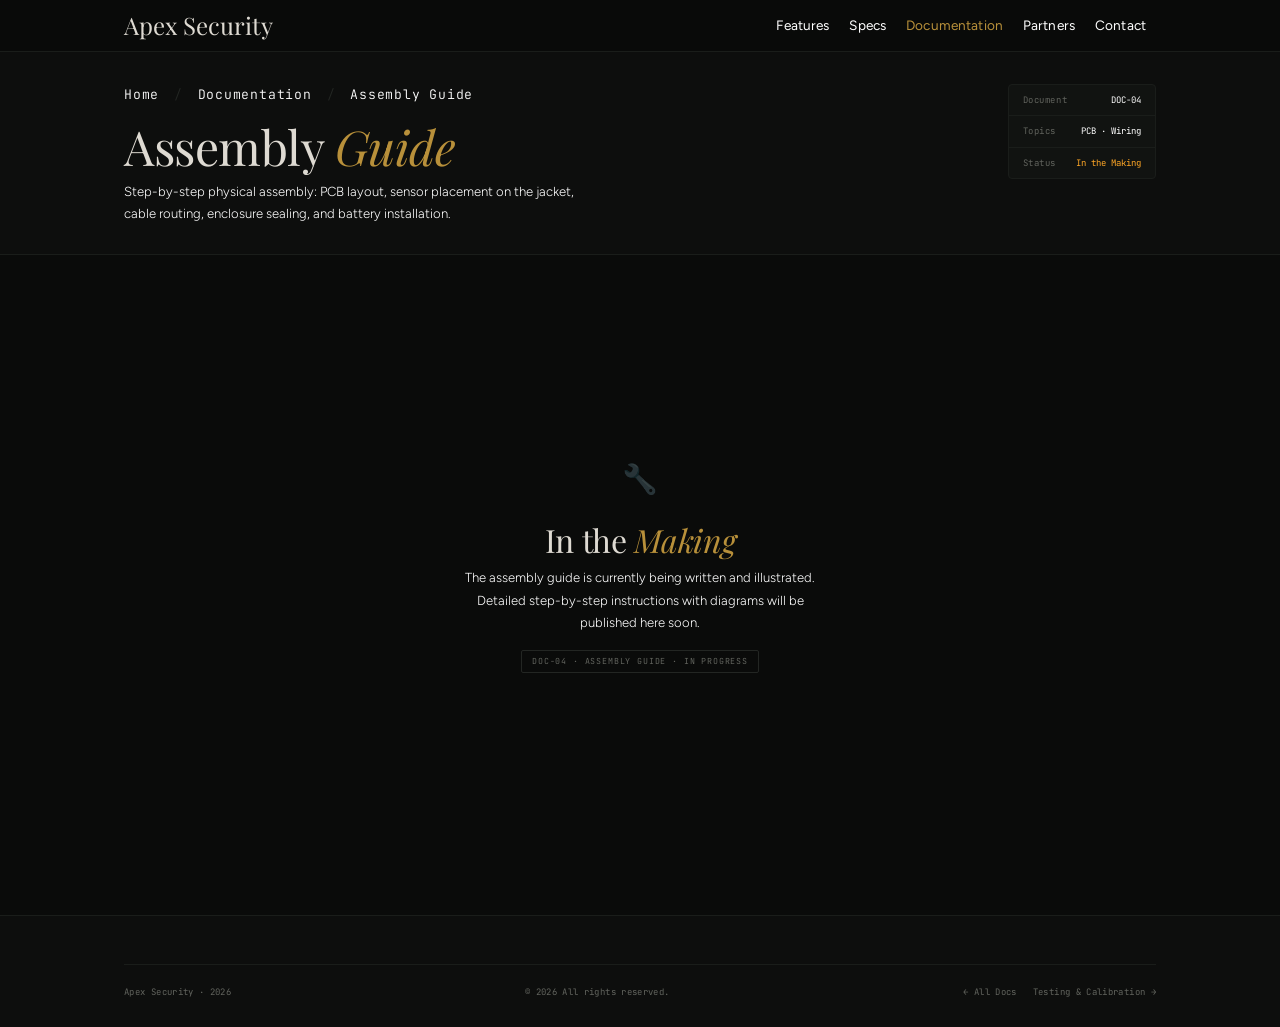
<file: assembly.html>
<!DOCTYPE html>
<html lang="en">
<head>
  <meta charset="UTF-8">
  <meta name="viewport" content="width=device-width, initial-scale=1.0">
  <title>Assembly Guide — Apex Security</title>
  <link rel="icon" type="image/png" href="https://i.ibb.co/s9g6chXV/github-1051377.png">
  <link rel="preconnect" href="https://fonts.googleapis.com">
  <link rel="preconnect" href="https://fonts.gstatic.com" crossorigin>
  <link href="https://fonts.googleapis.com/css2?family=Playfair+Display:ital,wght@0,400;0,500;1,400&family=Figtree:wght@300;400;500&family=JetBrains+Mono:wght@400&display=swap" rel="stylesheet">
  <link rel="stylesheet" href="style.css">
</head>
<body>

<nav class="nav" id="nav">
  <div class="nav-inner">
    <a href="index.html" class="nav-brand">Apex Security</a>
    <div class="nav-links">
      <a href="index.html#features">Features</a>
      <a href="index.html#specs">Specs</a>
      <a href="documentation.html" class="active">Documentation</a>
      <a href="partners.html">Partners</a>
      <a href="index.html#contact">Contact</a>
    </div>
    <button class="nav-toggle" id="tog"><span></span><span></span></button>
  </div>
</nav>
<div class="mob" id="mob">
  <a href="index.html">Overview</a>
  <a href="documentation.html">Documentation</a>
  <a href="partners.html">Partners</a>
</div>

<header class="circ-head">
  <div class="circ-head-inner">
    <div>
      <p class="crumb"><a href="index.html">Home</a> <span>/</span> <a href="documentation.html">Documentation</a> <span>/</span> Assembly Guide</p>
      <h1>Assembly <em>Guide</em></h1>
      <p>Step-by-step physical assembly: PCB layout, sensor placement on the jacket, cable routing, enclosure sealing, and battery installation.</p>
    </div>
    <div class="circ-meta">
      <div class="cm-row"><span>Document</span><span>DOC-04</span></div>
      <div class="cm-row"><span>Topics</span><span>PCB  · Wiring</span></div>
      <div class="cm-row"><span>Status</span><span style="color:#ffa726;">In the Making</span></div>
    </div>
  </div>
</header>

<div class="wrap" style="padding-top:40px;padding-bottom:80px;">
  <div class="status-page reveal">
    <div class="status-icon">🔧</div>
    <h2>In the <em>Making</em></h2>
    <p>The assembly guide is currently being written and illustrated. Detailed step-by-step instructions with diagrams will be published here soon.</p>
    <span class="status-tag">DOC-04 · ASSEMBLY GUIDE · IN PROGRESS</span>
  </div>
</div>

<footer class="footer" style="margin-top:0">
  <div class="footer-inner">
    <div class="footer-bar">
      <span>Apex Security · 2026</span>
      <span>© <span id="yr"></span> All rights reserved.</span>
      <nav>
        <a href="documentation.html">← All Docs</a>
        <a href="testing.html">Testing & Calibration →</a>
      </nav>
    </div>
  </div>
</footer>

<script src="script.js"></script>
</body>
</html>
</file>
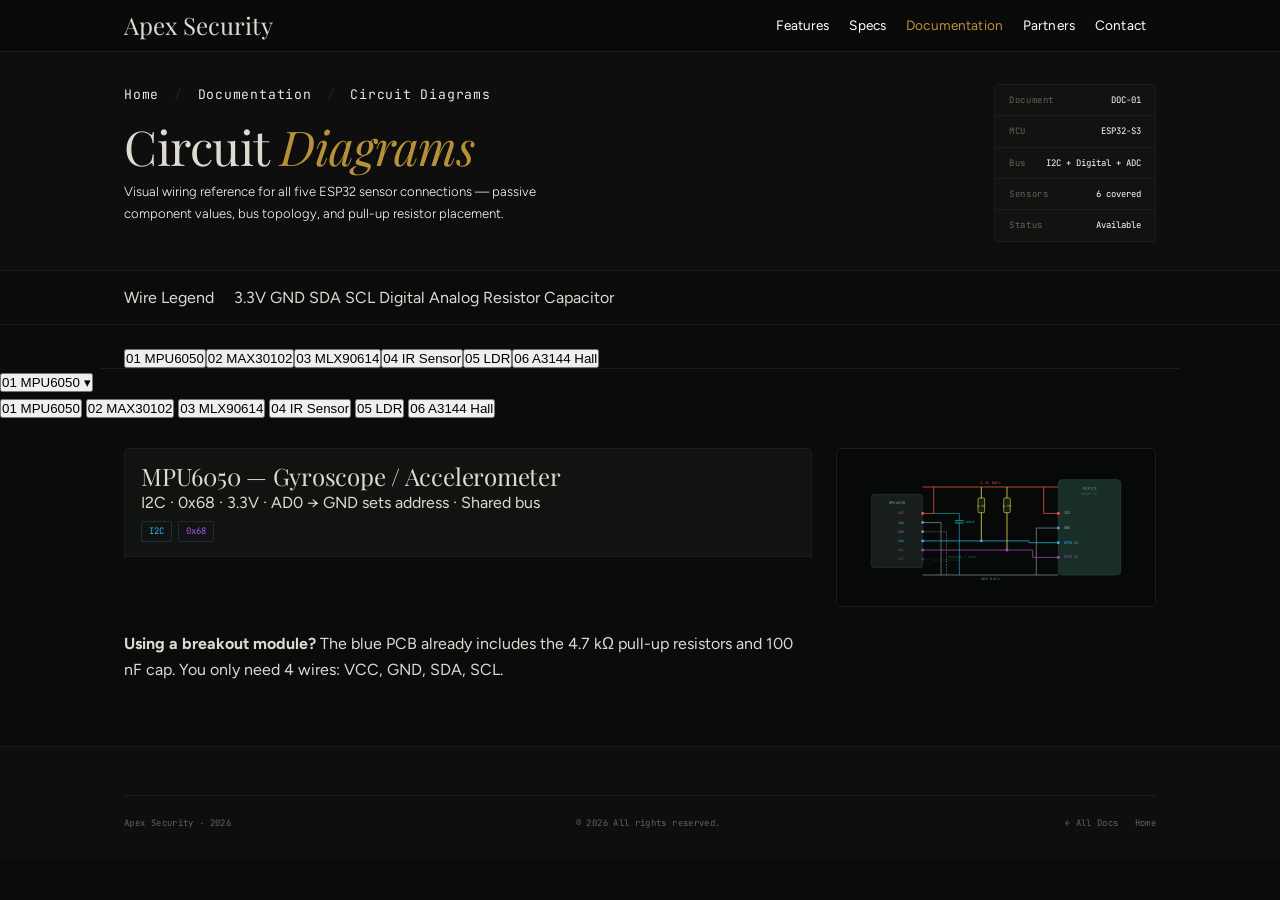
<file: circuit-diagram.html>
<!DOCTYPE html>
<html lang="en">
<head>
  <meta charset="UTF-8">
  <meta name="viewport" content="width=device-width, initial-scale=1.0">
  <title>Circuit Diagrams — Apex Security</title>
  <link rel="icon" type="image/png" href="https://i.ibb.co/s9g6chXV/github-1051377.png">
  <link rel="preconnect" href="https://fonts.googleapis.com">
  <link rel="preconnect" href="https://fonts.gstatic.com" crossorigin>
  <link href="https://fonts.googleapis.com/css2?family=Playfair+Display:ital,wght@0,400;0,500;1,400&family=Figtree:wght@300;400;500&family=JetBrains+Mono:wght@400&display=swap" rel="stylesheet">
  <link rel="stylesheet" href="style.css">
</head>
<body>

<nav class="nav" id="nav">
  <div class="nav-inner">
    <a href="index.html" class="nav-brand">Apex Security</a>
    <div class="nav-links">
      <a href="index.html#features">Features</a>
      <a href="index.html#specs">Specs</a>
      <a href="documentation.html" class="active">Documentation</a>
      <a href="partners.html">Partners</a>
      <a href="index.html#contact">Contact</a>
    </div>
    <button class="nav-toggle" id="tog"><span></span><span></span></button>
  </div>
</nav>
<div class="mob" id="mob">
  <a href="index.html">Overview</a>
  <a href="documentation.html">Documentation</a>
  <a href="partners.html">Partners</a>
</div>

<!-- PAGE HEAD -->
<header class="circ-head">
  <div class="circ-head-inner">
    <div>
      <p class="crumb"><a href="index.html">Home</a> <span>/</span> <a href="documentation.html">Documentation</a> <span>/</span> Circuit Diagrams</p>
      <h1>Circuit <em>Diagrams</em></h1>
      <p>Visual wiring reference for all five ESP32 sensor connections — passive component values, bus topology, and pull-up resistor placement.</p>
    </div>
    <div class="circ-meta">
      <div class="cm-row"><span>Document</span><span>DOC-01</span></div>
      <div class="cm-row"><span>MCU</span><span>ESP32-S3</span></div>
      <div class="cm-row"><span>Bus</span><span>I2C + Digital + ADC</span></div>
      <div class="cm-row"><span>Sensors</span><span>6 covered</span></div>
      <div class="cm-row"><span>Status</span><span class="cm-live">Available</span></div>
    </div>
  </div>
</header>

<!-- LEGEND -->
<div class="legend">
  <div class="legend-inner">
    <span class="leg-title">Wire Legend</span>
    <div class="leg-items">
      <span class="li"><i style="background:#ff5252"></i>3.3V</span>
      <span class="li"><i style="background:#78909c"></i>GND</span>
      <span class="li"><i style="background:#29b6f6"></i>SDA</span>
      <span class="li"><i style="background:#ab47bc"></i>SCL</span>
      <span class="li"><i style="background:#66bb6a"></i>Digital</span>
      <span class="li"><i style="background:#ffa726"></i>Analog</span>
      <span class="li"><i style="background:#ffee58"></i>Resistor</span>
      <span class="li"><i style="background:#26c6da"></i>Capacitor</span>
    </div>
  </div>
</div>

<!-- TABS -->
<div class="tabs-wrap">
  <!-- Desktop tabs -->
  <div class="tabs" id="tabsDesktop">
    <button class="tab active" onclick="show('mpu',this)"><span class="tab-n">01</span> MPU6050</button>
    <button class="tab" onclick="show('spo2',this)"><span class="tab-n">02</span> MAX30102</button>
    <button class="tab" onclick="show('mlx',this)"><span class="tab-n">03</span> MLX90614</button>
    <button class="tab" onclick="show('ir',this)"><span class="tab-n">04</span> IR Sensor</button>
    <button class="tab" onclick="show('ldr',this)"><span class="tab-n">05</span> LDR</button>
    <button class="tab" onclick="show('hall',this)"><span class="tab-n">06</span> A3144 Hall</button>
  </div>
  <!-- Mobile dropdown -->
  <div class="tab-select-wrap" id="tabSelectWrap">
    <button class="tab-select-btn" id="tabSelectBtn">
      <span class="tab-n">01</span>
      <span id="tabSelectLabel">MPU6050</span>
      <span class="tab-select-chevron">▾</span>
    </button>
    <div class="tab-select-dropdown" id="tabSelectDropdown">
      <button onclick="selectTab('mpu','MPU6050','01',this)">  <span class="tab-n">01</span> MPU6050</button>
      <button onclick="selectTab('spo2','MAX30102','02',this)"><span class="tab-n">02</span> MAX30102</button>
      <button onclick="selectTab('mlx','MLX90614','03',this)"> <span class="tab-n">03</span> MLX90614</button>
      <button onclick="selectTab('ir','IR Sensor','04',this)"> <span class="tab-n">04</span> IR Sensor</button>
      <button onclick="selectTab('ldr','LDR','05',this)">      <span class="tab-n">05</span> LDR</button>
      <button onclick="selectTab('hall','A3144 Hall','06',this)"><span class="tab-n">06</span> A3144 Hall</button>
    </div>
  </div>
</div>

<!-- PANELS -->
<main class="panels">

  <!-- MPU6050 -->
  <div class="panel active" id="p-mpu">
    <div class="panel-head">
      <div class="ph-info">
        <span class="ph-dot" style="background:#29b6f6"></span>
        <div>
          <h2>MPU6050 — Gyroscope / Accelerometer</h2>
          <p>I2C · 0x68 · 3.3V · AD0 → GND sets address · Shared bus</p>
        </div>
      </div>
      <div class="ph-chips">
        <span class="chip" style="color:#29b6f6;border-color:rgba(41,182,246,.2)">I2C</span>
        <span class="chip" style="color:#a855f7;border-color:rgba(168,85,247,.2)">0x68</span>
      </div>
    </div>
    <div class="svg-wrap">
      <svg viewBox="0 0 780 340" xmlns="http://www.w3.org/2000/svg">
        <rect x="560" y="40" width="170" height="260" rx="10" fill="#1a2e28" stroke="#2e5040" stroke-width="1.5"/>
        <text x="645" y="68" text-anchor="middle" fill="#4a8070" font-size="11" font-weight="bold" letter-spacing="2" font-family="JetBrains Mono,monospace">ESP32</text>
        <text x="645" y="83" text-anchor="middle" fill="#3a6055" font-size="9" font-family="JetBrains Mono,monospace">WROOM-32</text>
        <text x="575" y="135" fill="#8ab8a8" font-size="10" font-family="JetBrains Mono,monospace">3V3</text>
        <text x="575" y="175" fill="#8ab8a8" font-size="10" font-family="JetBrains Mono,monospace">GND</text>
        <text x="575" y="215" fill="#29b6f6" font-size="10" font-family="JetBrains Mono,monospace">GPIO 21</text>
        <text x="575" y="255" fill="#ab47bc" font-size="10" font-family="JetBrains Mono,monospace">GPIO 22</text>
        <circle cx="560" cy="132" r="4" fill="#ff5252"/><circle cx="560" cy="172" r="4" fill="#78909c"/>
        <circle cx="560" cy="212" r="4" fill="#29b6f6"/><circle cx="560" cy="252" r="4" fill="#ab47bc"/>
        <rect x="50" y="80" width="140" height="200" rx="8" fill="#181e1c" stroke="#2a3e38" stroke-width="1.5"/>
        <text x="120" y="106" text-anchor="middle" fill="#5a8878" font-size="10" font-weight="bold" letter-spacing="1" font-family="JetBrains Mono,monospace">MPU6050</text>
        <text x="138" y="135" fill="#ff5252" font-size="9" text-anchor="end" font-family="JetBrains Mono,monospace">VCC</text>
        <text x="138" y="160" fill="#78909c" font-size="9" text-anchor="end" font-family="JetBrains Mono,monospace">GND</text>
        <text x="138" y="185" fill="#78909c" font-size="9" text-anchor="end" font-family="JetBrains Mono,monospace">AD0</text>
        <text x="138" y="210" fill="#29b6f6" font-size="9" text-anchor="end" font-family="JetBrains Mono,monospace">SDA</text>
        <text x="138" y="235" fill="#ab47bc" font-size="9" text-anchor="end" font-family="JetBrains Mono,monospace">SCL</text>
        <text x="138" y="260" fill="#4a6058" font-size="9" text-anchor="end" font-family="JetBrains Mono,monospace">INT</text>
        <circle cx="190" cy="132" r="4" fill="#ff5252"/><circle cx="190" cy="157" r="4" fill="#78909c"/>
        <circle cx="190" cy="182" r="4" fill="#78909c"/><circle cx="190" cy="207" r="4" fill="#29b6f6"/>
        <circle cx="190" cy="232" r="4" fill="#ab47bc"/><circle cx="190" cy="257" r="4" fill="#2a3e38"/>
        <line x1="190" y1="60" x2="560" y2="60" stroke="#ff5252" stroke-width="2"/>
        <text x="375" y="53" text-anchor="middle" fill="#ff5252" font-size="9" letter-spacing="1" font-family="JetBrains Mono,monospace">3.3V RAIL</text>
        <line x1="220" y1="60" x2="220" y2="132" stroke="#ff5252" stroke-width="2"/><line x1="190" y1="132" x2="220" y2="132" stroke="#ff5252" stroke-width="2"/>
        <line x1="520" y1="60" x2="520" y2="132" stroke="#ff5252" stroke-width="2"/><line x1="520" y1="132" x2="560" y2="132" stroke="#ff5252" stroke-width="2"/>
        <line x1="190" y1="300" x2="560" y2="300" stroke="#78909c" stroke-width="2"/>
        <text x="375" y="315" text-anchor="middle" fill="#78909c" font-size="9" letter-spacing="1" font-family="JetBrains Mono,monospace">GND RAIL</text>
        <line x1="240" y1="157" x2="240" y2="300" stroke="#78909c" stroke-width="2"/><line x1="190" y1="157" x2="240" y2="157" stroke="#78909c" stroke-width="2"/>
        <line x1="255" y1="182" x2="255" y2="300" stroke="#78909c" stroke-width="1.5" stroke-dasharray="5,3"/><line x1="190" y1="182" x2="255" y2="182" stroke="#78909c" stroke-width="1.5" stroke-dasharray="5,3"/>
        <text x="258" y="255" fill="#4a6058" font-size="8" font-family="JetBrains Mono,monospace">AD0→GND = 0x68</text>
        <line x1="500" y1="172" x2="500" y2="300" stroke="#78909c" stroke-width="2"/><line x1="500" y1="172" x2="560" y2="172" stroke="#78909c" stroke-width="2"/>
        <line x1="350" y1="60" x2="350" y2="90" stroke="#ffee58" stroke-width="2"/>
        <rect x="341" y="90" width="18" height="40" rx="3" fill="#1a1e10" stroke="#ffee58" stroke-width="1.5"/>
        <text x="350" y="114" text-anchor="middle" fill="#ffee58" font-size="8" font-family="JetBrains Mono,monospace">4.7k</text>
        <line x1="350" y1="130" x2="350" y2="207" stroke="#ffee58" stroke-width="2"/>
        <line x1="190" y1="207" x2="350" y2="207" stroke="#29b6f6" stroke-width="2"/>
        <line x1="350" y1="207" x2="480" y2="207" stroke="#29b6f6" stroke-width="2"/>
        <line x1="480" y1="212" x2="560" y2="212" stroke="#29b6f6" stroke-width="2"/><line x1="480" y1="207" x2="480" y2="212" stroke="#29b6f6" stroke-width="2"/>
        <circle cx="350" cy="207" r="4" fill="#29b6f6"/>
        <line x1="420" y1="60" x2="420" y2="90" stroke="#ffee58" stroke-width="2"/>
        <rect x="411" y="90" width="18" height="40" rx="3" fill="#1a1e10" stroke="#ffee58" stroke-width="1.5"/>
        <text x="420" y="114" text-anchor="middle" fill="#ffee58" font-size="8" font-family="JetBrains Mono,monospace">4.7k</text>
        <line x1="420" y1="130" x2="420" y2="232" stroke="#ffee58" stroke-width="2"/>
        <line x1="190" y1="232" x2="420" y2="232" stroke="#ab47bc" stroke-width="2"/>
        <line x1="420" y1="232" x2="490" y2="232" stroke="#ab47bc" stroke-width="2"/>
        <line x1="490" y1="252" x2="560" y2="252" stroke="#ab47bc" stroke-width="2"/><line x1="490" y1="232" x2="490" y2="252" stroke="#ab47bc" stroke-width="2"/>
        <circle cx="420" cy="232" r="4" fill="#ab47bc"/>
        <line x1="290" y1="132" x2="290" y2="152" stroke="#26c6da" stroke-width="1.5"/>
        <line x1="278" y1="152" x2="302" y2="152" stroke="#26c6da" stroke-width="2"/><line x1="278" y1="158" x2="302" y2="158" stroke="#26c6da" stroke-width="2"/>
        <line x1="290" y1="158" x2="290" y2="300" stroke="#26c6da" stroke-width="1.5"/><line x1="220" y1="132" x2="290" y2="132" stroke="#26c6da" stroke-width="1.5"/>
        <text x="305" y="157" fill="#26c6da" font-size="8" font-family="JetBrains Mono,monospace">100nF</text>
        <line x1="190" y1="257" x2="215" y2="257" stroke="#2a3e38" stroke-width="1" stroke-dasharray="3,3"/>
        <text x="218" y="261" fill="#2a3e38" font-size="8" font-family="JetBrains Mono,monospace">not connected</text>
      </svg>
    </div>
    <div class="p-note ny"><strong>Using a breakout module?</strong> The blue PCB already includes the 4.7 kΩ pull-up resistors and 100 nF cap. You only need 4 wires: VCC, GND, SDA, SCL.</div>
  </div>

  <!-- MAX30102 -->
  <div class="panel" id="p-spo2">
    <div class="panel-head">
      <div class="ph-info">
        <span class="ph-dot" style="background:#ff8c00"></span>
        <div>
          <h2>MAX30100 / MAX30102 — SpO₂ + Heart Rate</h2>
          <p>I2C · 0x57 · 3.3V · LED current spikes require a 10 µF bulk capacitor</p>
        </div>
      </div>
      <div class="ph-chips">
        <span class="chip" style="color:#ff8c00;border-color:rgba(255,140,0,.2)">I2C</span>
        <span class="chip" style="color:#ef4444;border-color:rgba(239,68,68,.2)">⚠ 10µF</span>
      </div>
    </div>
    <div class="svg-wrap">
      <svg viewBox="0 0 780 360" xmlns="http://www.w3.org/2000/svg">
        <rect x="560" y="40" width="170" height="280" rx="10" fill="#1a2e28" stroke="#2e5040" stroke-width="1.5"/>
        <text x="645" y="68" text-anchor="middle" fill="#4a8070" font-size="11" font-weight="bold" letter-spacing="2" font-family="JetBrains Mono,monospace">ESP32</text>
        <text x="645" y="83" text-anchor="middle" fill="#3a6055" font-size="9" font-family="JetBrains Mono,monospace">WROOM-32</text>
        <text x="575" y="135" fill="#8ab8a8" font-size="10" font-family="JetBrains Mono,monospace">3V3</text>
        <text x="575" y="175" fill="#8ab8a8" font-size="10" font-family="JetBrains Mono,monospace">GND</text>
        <text x="575" y="215" fill="#29b6f6" font-size="10" font-family="JetBrains Mono,monospace">GPIO 21</text>
        <text x="575" y="255" fill="#ab47bc" font-size="10" font-family="JetBrains Mono,monospace">GPIO 22</text>
        <circle cx="560" cy="132" r="4" fill="#ff5252"/><circle cx="560" cy="172" r="4" fill="#78909c"/>
        <circle cx="560" cy="212" r="4" fill="#29b6f6"/><circle cx="560" cy="252" r="4" fill="#ab47bc"/>
        <rect x="40" y="80" width="155" height="230" rx="8" fill="#181e1c" stroke="#2a3e38" stroke-width="1.5"/>
        <text x="117" y="106" text-anchor="middle" fill="#5a8878" font-size="9" font-weight="bold" letter-spacing="1" font-family="JetBrains Mono,monospace">MAX30100/102</text>
        <text x="143" y="135" fill="#ff5252" font-size="9" text-anchor="end" font-family="JetBrains Mono,monospace">VIN/VCC</text>
        <text x="143" y="162" fill="#ff5252" font-size="9" text-anchor="end" font-family="JetBrains Mono,monospace">VLED+</text>
        <text x="143" y="189" fill="#78909c" font-size="9" text-anchor="end" font-family="JetBrains Mono,monospace">GND</text>
        <text x="143" y="216" fill="#29b6f6" font-size="9" text-anchor="end" font-family="JetBrains Mono,monospace">SDA</text>
        <text x="143" y="243" fill="#ab47bc" font-size="9" text-anchor="end" font-family="JetBrains Mono,monospace">SCL</text>
        <text x="143" y="270" fill="#3a5048" font-size="9" text-anchor="end" font-family="JetBrains Mono,monospace">INT</text>
        <circle cx="195" cy="132" r="4" fill="#ff5252"/><circle cx="195" cy="159" r="4" fill="#ff5252"/>
        <circle cx="195" cy="186" r="4" fill="#78909c"/><circle cx="195" cy="213" r="4" fill="#29b6f6"/>
        <circle cx="195" cy="240" r="4" fill="#ab47bc"/><circle cx="195" cy="267" r="4" fill="#2a3e38"/>
        <line x1="195" y1="55" x2="560" y2="55" stroke="#ff5252" stroke-width="2"/>
        <text x="375" y="48" text-anchor="middle" fill="#ff5252" font-size="9" letter-spacing="1" font-family="JetBrains Mono,monospace">3.3V RAIL</text>
        <line x1="215" y1="55" x2="215" y2="132" stroke="#ff5252" stroke-width="2"/><line x1="195" y1="132" x2="215" y2="132" stroke="#ff5252" stroke-width="2"/>
        <line x1="235" y1="55" x2="235" y2="159" stroke="#ff5252" stroke-width="1.5" stroke-dasharray="6,3"/><line x1="195" y1="159" x2="235" y2="159" stroke="#ff5252" stroke-width="1.5" stroke-dasharray="6,3"/>
        <text x="238" y="112" fill="#ff8c00" font-size="8" font-family="JetBrains Mono,monospace">VLED+ (30102)</text>
        <line x1="520" y1="55" x2="520" y2="132" stroke="#ff5252" stroke-width="2"/><line x1="520" y1="132" x2="560" y2="132" stroke="#ff5252" stroke-width="2"/>
        <line x1="195" y1="320" x2="560" y2="320" stroke="#78909c" stroke-width="2"/>
        <text x="375" y="336" text-anchor="middle" fill="#78909c" font-size="9" letter-spacing="1" font-family="JetBrains Mono,monospace">GND RAIL</text>
        <line x1="250" y1="186" x2="250" y2="320" stroke="#78909c" stroke-width="2"/><line x1="195" y1="186" x2="250" y2="186" stroke="#78909c" stroke-width="2"/>
        <line x1="500" y1="172" x2="500" y2="320" stroke="#78909c" stroke-width="2"/><line x1="500" y1="172" x2="560" y2="172" stroke="#78909c" stroke-width="2"/>
        <line x1="355" y1="55" x2="355" y2="90" stroke="#ffee58" stroke-width="2"/>
        <rect x="346" y="90" width="18" height="40" rx="3" fill="#1a1e10" stroke="#ffee58" stroke-width="1.5"/>
        <text x="355" y="114" text-anchor="middle" fill="#ffee58" font-size="8" font-family="JetBrains Mono,monospace">4.7k</text>
        <line x1="355" y1="130" x2="355" y2="213" stroke="#ffee58" stroke-width="2"/>
        <line x1="195" y1="213" x2="355" y2="213" stroke="#29b6f6" stroke-width="2"/><line x1="355" y1="213" x2="480" y2="213" stroke="#29b6f6" stroke-width="2"/>
        <line x1="480" y1="212" x2="560" y2="212" stroke="#29b6f6" stroke-width="2"/><line x1="480" y1="213" x2="480" y2="212" stroke="#29b6f6" stroke-width="2"/>
        <circle cx="355" cy="213" r="4" fill="#29b6f6"/>
        <line x1="425" y1="55" x2="425" y2="90" stroke="#ffee58" stroke-width="2"/>
        <rect x="416" y="90" width="18" height="40" rx="3" fill="#1a1e10" stroke="#ffee58" stroke-width="1.5"/>
        <text x="425" y="114" text-anchor="middle" fill="#ffee58" font-size="8" font-family="JetBrains Mono,monospace">4.7k</text>
        <line x1="425" y1="130" x2="425" y2="240" stroke="#ffee58" stroke-width="2"/>
        <line x1="195" y1="240" x2="425" y2="240" stroke="#ab47bc" stroke-width="2"/><line x1="425" y1="240" x2="490" y2="240" stroke="#ab47bc" stroke-width="2"/>
        <line x1="490" y1="252" x2="560" y2="252" stroke="#ab47bc" stroke-width="2"/><line x1="490" y1="240" x2="490" y2="252" stroke="#ab47bc" stroke-width="2"/>
        <circle cx="425" cy="240" r="4" fill="#ab47bc"/>
        <line x1="290" y1="132" x2="290" y2="158" stroke="#26c6da" stroke-width="1.5"/>
        <line x1="278" y1="158" x2="302" y2="158" stroke="#26c6da" stroke-width="2.5"/><line x1="278" y1="165" x2="302" y2="165" stroke="#26c6da" stroke-width="2.5"/>
        <line x1="290" y1="165" x2="290" y2="320" stroke="#26c6da" stroke-width="1.5"/><line x1="215" y1="132" x2="290" y2="132" stroke="#26c6da" stroke-width="1.5"/>
        <text x="306" y="164" fill="#26c6da" font-size="8" font-family="JetBrains Mono,monospace">100nF</text>
        <line x1="320" y1="132" x2="320" y2="155" stroke="#26c6da" stroke-width="1.5"/>
        <line x1="308" y1="155" x2="332" y2="155" stroke="#26c6da" stroke-width="2.5"/><line x1="308" y1="162" x2="332" y2="162" stroke="#26c6da" stroke-width="2.5"/>
        <line x1="320" y1="162" x2="320" y2="320" stroke="#26c6da" stroke-width="1.5"/><line x1="290" y1="132" x2="320" y2="132" stroke="#26c6da" stroke-width="1.5"/>
        <text x="336" y="161" fill="#26c6da" font-size="8" font-family="JetBrains Mono,monospace">10µF ⚠</text>
        <line x1="195" y1="267" x2="215" y2="267" stroke="#2a3e38" stroke-width="1" stroke-dasharray="3,3"/>
        <text x="218" y="271" fill="#2a3e38" font-size="8" font-family="JetBrains Mono,monospace">not connected</text>
      </svg>
    </div>
    <div class="p-note nr"><strong>⚠ 10 µF capacitor is critical.</strong> The IR and Red LEDs draw burst currents — without this cap, the 3.3V rail dips causing resets or corrupt readings. Place it as close to VCC as possible.</div>
  </div>

  <!-- MLX90614 -->
  <div class="panel" id="p-mlx">
    <div class="panel-head">
      <div class="ph-info">
        <span class="ph-dot" style="background:#ffa726"></span>
        <div>
          <h2>MLX90614 / HW-691 — IR Thermal Sensor</h2>
          <p>I2C · 0x5A · 3.3V · HW-691 breakout includes built-in pull-up resistors</p>
        </div>
      </div>
      <div class="ph-chips">
        <span class="chip" style="color:#ffa726;border-color:rgba(255,167,38,.2)">I2C</span>
        <span class="chip" style="color:#22c55e;border-color:rgba(34,197,94,.2)">Pull-ups built-in</span>
      </div>
    </div>
    <div class="svg-wrap">
      <svg viewBox="0 0 780 300" xmlns="http://www.w3.org/2000/svg">
        <rect x="560" y="40" width="170" height="220" rx="10" fill="#1a2e28" stroke="#2e5040" stroke-width="1.5"/>
        <text x="645" y="68" text-anchor="middle" fill="#4a8070" font-size="11" font-weight="bold" letter-spacing="2" font-family="JetBrains Mono,monospace">ESP32</text>
        <text x="645" y="83" text-anchor="middle" fill="#3a6055" font-size="9" font-family="JetBrains Mono,monospace">WROOM-32</text>
        <text x="575" y="125" fill="#8ab8a8" font-size="10" font-family="JetBrains Mono,monospace">3V3</text>
        <text x="575" y="160" fill="#8ab8a8" font-size="10" font-family="JetBrains Mono,monospace">GND</text>
        <text x="575" y="198" fill="#29b6f6" font-size="10" font-family="JetBrains Mono,monospace">GPIO 21</text>
        <text x="575" y="236" fill="#ab47bc" font-size="10" font-family="JetBrains Mono,monospace">GPIO 22</text>
        <circle cx="560" cy="122" r="4" fill="#ff5252"/><circle cx="560" cy="157" r="4" fill="#78909c"/>
        <circle cx="560" cy="195" r="4" fill="#29b6f6"/><circle cx="560" cy="233" r="4" fill="#ab47bc"/>
        <rect x="40" y="80" width="150" height="160" rx="8" fill="#181e1c" stroke="#2a3e38" stroke-width="1.5"/>
        <text x="115" y="104" text-anchor="middle" fill="#5a8878" font-size="9" font-weight="bold" font-family="JetBrains Mono,monospace">MLX90614</text>
        <text x="115" y="117" text-anchor="middle" fill="#3a5848" font-size="8" font-family="JetBrains Mono,monospace">HW-691 Module</text>
        <text x="138" y="138" fill="#ff5252" font-size="9" text-anchor="end" font-family="JetBrains Mono,monospace">VCC</text>
        <text x="138" y="165" fill="#78909c" font-size="9" text-anchor="end" font-family="JetBrains Mono,monospace">GND</text>
        <text x="138" y="192" fill="#29b6f6" font-size="9" text-anchor="end" font-family="JetBrains Mono,monospace">SDA</text>
        <text x="138" y="219" fill="#ab47bc" font-size="9" text-anchor="end" font-family="JetBrains Mono,monospace">SCL</text>
        <circle cx="190" cy="135" r="4" fill="#ff5252"/><circle cx="190" cy="162" r="4" fill="#78909c"/>
        <circle cx="190" cy="189" r="4" fill="#29b6f6"/><circle cx="190" cy="216" r="4" fill="#ab47bc"/>
        <rect x="50" y="126" width="58" height="22" rx="3" fill="#1e2e28" stroke="#2a4038" stroke-width="1"/>
        <text x="79" y="141" text-anchor="middle" fill="#3a6050" font-size="7" font-family="JetBrains Mono,monospace">4.7kΩ×2 built-in ✓</text>
        <line x1="190" y1="50" x2="560" y2="50" stroke="#ff5252" stroke-width="2"/>
        <text x="375" y="43" text-anchor="middle" fill="#ff5252" font-size="9" letter-spacing="1" font-family="JetBrains Mono,monospace">3.3V RAIL</text>
        <line x1="210" y1="50" x2="210" y2="135" stroke="#ff5252" stroke-width="2"/><line x1="190" y1="135" x2="210" y2="135" stroke="#ff5252" stroke-width="2"/>
        <line x1="515" y1="50" x2="515" y2="122" stroke="#ff5252" stroke-width="2"/><line x1="515" y1="122" x2="560" y2="122" stroke="#ff5252" stroke-width="2"/>
        <line x1="190" y1="270" x2="560" y2="270" stroke="#78909c" stroke-width="2"/>
        <text x="375" y="285" text-anchor="middle" fill="#78909c" font-size="9" letter-spacing="1" font-family="JetBrains Mono,monospace">GND RAIL</text>
        <line x1="235" y1="162" x2="235" y2="270" stroke="#78909c" stroke-width="2"/><line x1="190" y1="162" x2="235" y2="162" stroke="#78909c" stroke-width="2"/>
        <line x1="495" y1="157" x2="495" y2="270" stroke="#78909c" stroke-width="2"/><line x1="495" y1="157" x2="560" y2="157" stroke="#78909c" stroke-width="2"/>
        <line x1="190" y1="189" x2="475" y2="189" stroke="#29b6f6" stroke-width="2"/><line x1="475" y1="189" x2="475" y2="195" stroke="#29b6f6" stroke-width="2"/><line x1="475" y1="195" x2="560" y2="195" stroke="#29b6f6" stroke-width="2"/>
        <line x1="190" y1="216" x2="485" y2="216" stroke="#ab47bc" stroke-width="2"/><line x1="485" y1="216" x2="485" y2="233" stroke="#ab47bc" stroke-width="2"/><line x1="485" y1="233" x2="560" y2="233" stroke="#ab47bc" stroke-width="2"/>
        <line x1="285" y1="135" x2="285" y2="152" stroke="#26c6da" stroke-width="1.5"/>
        <line x1="273" y1="152" x2="297" y2="152" stroke="#26c6da" stroke-width="2"/><line x1="273" y1="158" x2="297" y2="158" stroke="#26c6da" stroke-width="2"/>
        <line x1="285" y1="158" x2="285" y2="270" stroke="#26c6da" stroke-width="1.5"/><line x1="210" y1="135" x2="285" y2="135" stroke="#26c6da" stroke-width="1.5"/>
        <text x="300" y="157" fill="#26c6da" font-size="8" font-family="JetBrains Mono,monospace">100nF</text>
      </svg>
    </div>
    <div class="p-note nb"><strong>HW-691 module users:</strong> Only 4 wires needed — VCC, GND, SDA, SCL. For the bare TO-39 IC, add external 4.7 kΩ pull-ups. TO-39 pin order (flat up, anti-clockwise): Pin 1 = SCL, Pin 2 = GND, Pin 3 = SDA, Pin 4 = VDD.</div>
  </div>

  <!-- IR SENSOR -->
  <div class="panel" id="p-ir">
    <div class="panel-head">
      <div class="ph-info">
        <span class="ph-dot" style="background:#66bb6a"></span>
        <div>
          <h2>Generic IR Sensor Module</h2>
          <p>Digital OUT · FC-51 / TCRT5000 / KY-032 · Verify supply voltage before wiring</p>
        </div>
      </div>
      <div class="ph-chips">
        <span class="chip" style="color:#66bb6a;border-color:rgba(102,187,106,.2)">Digital</span>
        <span class="chip" style="color:#ef4444;border-color:rgba(239,68,68,.2)">Check voltage!</span>
      </div>
    </div>
    <div class="svg-wrap">
      <svg viewBox="0 0 780 400" xmlns="http://www.w3.org/2000/svg">
        <rect x="560" y="30" width="170" height="180" rx="10" fill="#1a2e28" stroke="#2e5040" stroke-width="1.5"/>
        <text x="645" y="58" text-anchor="middle" fill="#4a8070" font-size="11" font-weight="bold" letter-spacing="2" font-family="JetBrains Mono,monospace">ESP32</text>
        <text x="645" y="73" text-anchor="middle" fill="#3a6055" font-size="9" font-family="JetBrains Mono,monospace">WROOM-32</text>
        <text x="575" y="112" fill="#8ab8a8" font-size="10" font-family="JetBrains Mono,monospace">3V3</text>
        <text x="575" y="148" fill="#8ab8a8" font-size="10" font-family="JetBrains Mono,monospace">GND</text>
        <text x="575" y="185" fill="#66bb6a" font-size="10" font-family="JetBrains Mono,monospace">GPIO 34</text>
        <circle cx="560" cy="109" r="4" fill="#ff5252"/><circle cx="560" cy="145" r="4" fill="#78909c"/><circle cx="560" cy="182" r="4" fill="#66bb6a"/>
        <text x="20" y="22" fill="#3a7060" font-size="9" font-weight="bold" font-family="JetBrains Mono,monospace">A) 3.3V MODULE — direct connection</text>
        <rect x="40" y="30" width="120" height="120" rx="8" fill="#181e1c" stroke="#2a3e38" stroke-width="1.5"/>
        <text x="100" y="54" text-anchor="middle" fill="#5a8878" font-size="9" font-weight="bold" font-family="JetBrains Mono,monospace">IR MODULE</text>
        <text x="100" y="67" text-anchor="middle" fill="#3a5848" font-size="8" font-family="JetBrains Mono,monospace">(3.3V type)</text>
        <text x="118" y="90" fill="#ff5252" font-size="9" text-anchor="end" font-family="JetBrains Mono,monospace">VCC</text>
        <text x="118" y="115" fill="#78909c" font-size="9" text-anchor="end" font-family="JetBrains Mono,monospace">GND</text>
        <text x="118" y="138" fill="#66bb6a" font-size="9" text-anchor="end" font-family="JetBrains Mono,monospace">OUT</text>
        <circle cx="160" cy="87" r="4" fill="#ff5252"/><circle cx="160" cy="112" r="4" fill="#78909c"/><circle cx="160" cy="135" r="4" fill="#66bb6a"/>
        <line x1="160" y1="15" x2="560" y2="15" stroke="#ff5252" stroke-width="2"/>
        <line x1="178" y1="15" x2="178" y2="87" stroke="#ff5252" stroke-width="2"/><line x1="160" y1="87" x2="178" y2="87" stroke="#ff5252" stroke-width="2"/>
        <line x1="515" y1="15" x2="515" y2="109" stroke="#ff5252" stroke-width="2"/><line x1="515" y1="109" x2="560" y2="109" stroke="#ff5252" stroke-width="2"/>
        <line x1="160" y1="168" x2="560" y2="168" stroke="#78909c" stroke-width="2"/>
        <line x1="200" y1="112" x2="200" y2="168" stroke="#78909c" stroke-width="2"/><line x1="160" y1="112" x2="200" y2="112" stroke="#78909c" stroke-width="2"/>
        <line x1="495" y1="145" x2="495" y2="168" stroke="#78909c" stroke-width="2"/><line x1="495" y1="145" x2="560" y2="145" stroke="#78909c" stroke-width="2"/>
        <line x1="160" y1="135" x2="460" y2="135" stroke="#66bb6a" stroke-width="2"/>
        <line x1="460" y1="135" x2="460" y2="182" stroke="#66bb6a" stroke-width="2"/><line x1="460" y1="182" x2="560" y2="182" stroke="#66bb6a" stroke-width="2"/>
        <text x="310" y="128" text-anchor="middle" fill="#66bb6a" font-size="8" font-family="JetBrains Mono,monospace">OUT → GPIO34 direct</text>
        <line x1="20" y1="192" x2="760" y2="192" stroke="#1e2e28" stroke-width="1.5" stroke-dasharray="8,4"/>
        <text x="20" y="210" fill="#3a7060" font-size="9" font-weight="bold" font-family="JetBrains Mono,monospace">B) 5V MODULE — voltage divider on signal wire</text>
        <rect x="40" y="218" width="120" height="100" rx="8" fill="#181e1c" stroke="#2a3e38" stroke-width="1.5"/>
        <text x="100" y="241" text-anchor="middle" fill="#5a8878" font-size="9" font-weight="bold" font-family="JetBrains Mono,monospace">IR MODULE</text>
        <text x="100" y="254" text-anchor="middle" fill="#3a5848" font-size="8" font-family="JetBrains Mono,monospace">(5V type)</text>
        <text x="118" y="272" fill="#ff8c00" font-size="9" text-anchor="end" font-family="JetBrains Mono,monospace">VCC (5V)</text>
        <text x="118" y="295" fill="#78909c" font-size="9" text-anchor="end" font-family="JetBrains Mono,monospace">GND</text>
        <text x="118" y="313" fill="#ff8c00" font-size="9" text-anchor="end" font-family="JetBrains Mono,monospace">OUT (5V!)</text>
        <circle cx="160" cy="269" r="4" fill="#ff8c00"/><circle cx="160" cy="292" r="4" fill="#78909c"/><circle cx="160" cy="310" r="4" fill="#ff8c00"/>
        <line x1="160" y1="310" x2="260" y2="310" stroke="#ff8c00" stroke-width="2"/>
        <rect x="260" y="301" width="42" height="18" rx="3" fill="#1a1e10" stroke="#ffee58" stroke-width="1.5"/>
        <text x="281" y="313" text-anchor="middle" fill="#ffee58" font-size="8" font-family="JetBrains Mono,monospace">10kΩ</text>
        <circle cx="315" cy="310" r="4" fill="#66bb6a"/>
        <line x1="302" y1="310" x2="360" y2="310" stroke="#66bb6a" stroke-width="2"/>
        <line x1="315" y1="310" x2="315" y2="328" stroke="#ffee58" stroke-width="2"/>
        <rect x="306" y="328" width="18" height="36" rx="3" fill="#1a1e10" stroke="#ffee58" stroke-width="1.5"/>
        <text x="315" y="350" text-anchor="middle" fill="#ffee58" font-size="8" font-family="JetBrains Mono,monospace">20k</text>
        <line x1="315" y1="364" x2="315" y2="375" stroke="#ffee58" stroke-width="2"/>
        <line x1="303" y1="375" x2="327" y2="375" stroke="#78909c" stroke-width="2"/><line x1="307" y1="379" x2="323" y2="379" stroke="#78909c" stroke-width="1.5"/><line x1="311" y1="383" x2="319" y2="383" stroke="#78909c" stroke-width="1"/>
        <line x1="360" y1="310" x2="460" y2="310" stroke="#66bb6a" stroke-width="2"/>
        <line x1="460" y1="310" x2="460" y2="182" stroke="#66bb6a" stroke-width="2"/>
        <text x="410" y="303" text-anchor="middle" fill="#66bb6a" font-size="8" font-family="JetBrains Mono,monospace">≈3.3V → GPIO34</text>
      </svg>
    </div>
    <div class="p-note ng"><strong>Identify 5V vs 3.3V:</strong> Check PCB silkscreen for voltage label. Modules with an LM393 comparator are usually 5V. A 5V signal direct to an ESP32 GPIO will damage the MCU over time.</div>
  </div>

  <!-- LDR -->
  <div class="panel" id="p-ldr">
    <div class="panel-head">
      <div class="ph-info">
        <span class="ph-dot" style="background:#ffa726"></span>
        <div>
          <h2>LDR — Light Dependent Resistor</h2>
          <p>Analog ADC · GPIO35 · 10 kΩ voltage divider mandatory · No polarity</p>
        </div>
      </div>
      <div class="ph-chips">
        <span class="chip" style="color:#ffa726;border-color:rgba(255,167,38,.2)">ADC · GPIO35</span>
        <span class="chip" style="color:#ffee58;border-color:rgba(255,238,88,.2)">10kΩ divider</span>
      </div>
    </div>
    <div class="svg-wrap">
      <svg viewBox="0 0 780 300" xmlns="http://www.w3.org/2000/svg">
        <rect x="560" y="40" width="170" height="200" rx="10" fill="#1a2e28" stroke="#2e5040" stroke-width="1.5"/>
        <text x="645" y="68" text-anchor="middle" fill="#4a8070" font-size="11" font-weight="bold" letter-spacing="2" font-family="JetBrains Mono,monospace">ESP32</text>
        <text x="645" y="83" text-anchor="middle" fill="#3a6055" font-size="9" font-family="JetBrains Mono,monospace">WROOM-32</text>
        <text x="575" y="125" fill="#8ab8a8" font-size="10" font-family="JetBrains Mono,monospace">3V3</text>
        <text x="575" y="162" fill="#8ab8a8" font-size="10" font-family="JetBrains Mono,monospace">GND</text>
        <text x="575" y="202" fill="#ffa726" font-size="10" font-family="JetBrains Mono,monospace">GPIO 35</text>
        <circle cx="560" cy="122" r="4" fill="#ff5252"/><circle cx="560" cy="159" r="4" fill="#78909c"/><circle cx="560" cy="199" r="4" fill="#ffa726"/>
        <line x1="200" y1="48" x2="560" y2="48" stroke="#ff5252" stroke-width="2"/>
        <text x="375" y="41" text-anchor="middle" fill="#ff5252" font-size="9" letter-spacing="1" font-family="JetBrains Mono,monospace">3.3V RAIL</text>
        <line x1="515" y1="48" x2="515" y2="122" stroke="#ff5252" stroke-width="2"/><line x1="515" y1="122" x2="560" y2="122" stroke="#ff5252" stroke-width="2"/>
        <line x1="200" y1="48" x2="200" y2="90" stroke="#ff5252" stroke-width="2"/>
        <polyline points="200,90 206,98 194,110 206,122 194,134 206,146 200,154" fill="none" stroke="#ffa726" stroke-width="2.5"/>
        <circle cx="200" cy="122" r="28" fill="none" stroke="#ffa726" stroke-width="1.5" stroke-dasharray="4,3" opacity=".5"/>
        <text x="200" y="76" text-anchor="middle" fill="#ffa726" font-size="8" font-family="JetBrains Mono,monospace">LDR</text>
        <line x1="155" y1="104" x2="172" y2="113" stroke="#ffee58" stroke-width="1" opacity=".7"/>
        <line x1="148" y1="120" x2="170" y2="122" stroke="#ffee58" stroke-width="1" opacity=".7"/>
        <line x1="155" y1="136" x2="172" y2="128" stroke="#ffee58" stroke-width="1" opacity=".7"/>
        <text x="133" y="112" fill="#ffee58" font-size="10" opacity=".8">☀</text>
        <line x1="200" y1="154" x2="200" y2="178" stroke="#ffa726" stroke-width="2"/>
        <circle cx="200" cy="178" r="4" fill="#ffa726"/>
        <text x="213" y="174" fill="#ffa726" font-size="8" font-family="JetBrains Mono,monospace">JUNCTION → GPIO35</text>
        <line x1="200" y1="178" x2="450" y2="178" stroke="#ffa726" stroke-width="2"/>
        <line x1="450" y1="178" x2="450" y2="199" stroke="#ffa726" stroke-width="2"/><line x1="450" y1="199" x2="560" y2="199" stroke="#ffa726" stroke-width="2"/>
        <line x1="200" y1="178" x2="200" y2="200" stroke="#ffee58" stroke-width="2"/>
        <rect x="191" y="200" width="18" height="38" rx="3" fill="#1a1e10" stroke="#ffee58" stroke-width="1.5"/>
        <text x="200" y="223" text-anchor="middle" fill="#ffee58" font-size="8" font-family="JetBrains Mono,monospace">10k</text>
        <line x1="200" y1="238" x2="200" y2="258" stroke="#ffee58" stroke-width="2"/>
        <line x1="200" y1="258" x2="560" y2="258" stroke="#78909c" stroke-width="2"/>
        <text x="375" y="274" text-anchor="middle" fill="#78909c" font-size="9" letter-spacing="1" font-family="JetBrains Mono,monospace">GND RAIL</text>
        <line x1="495" y1="159" x2="495" y2="258" stroke="#78909c" stroke-width="2"/><line x1="495" y1="159" x2="560" y2="159" stroke="#78909c" stroke-width="2"/>
        <line x1="300" y1="178" x2="300" y2="197" stroke="#26c6da" stroke-width="1.5" stroke-dasharray="4,3"/>
        <line x1="288" y1="197" x2="312" y2="197" stroke="#26c6da" stroke-width="2"/><line x1="288" y1="204" x2="312" y2="204" stroke="#26c6da" stroke-width="2"/>
        <line x1="300" y1="204" x2="300" y2="258" stroke="#26c6da" stroke-width="1.5" stroke-dasharray="4,3"/>
        <text x="318" y="203" fill="#26c6da" font-size="8" font-family="JetBrains Mono,monospace">100nF (opt.)</text>
      </svg>
    </div>
    <div class="p-note ny"><strong>The 10 kΩ resistor is mandatory.</strong> Without it GPIO35 floats and returns random ADC values. The LDR and 10 kΩ form a voltage divider — more light = lower LDR resistance = higher junction voltage = higher ADC reading.</div>
  </div>

  <!-- A3144 HALL EFFECT -->
  <div class="panel" id="p-hall">
    <div class="panel-head">
      <div class="ph-info">
        <span class="ph-dot" style="background:#ec407a"></span>
        <div>
          <h2>A3144 — Hall Effect Sensor</h2>
          <p>Digital GPIO · GPIO25 · 5V supply · Open-collector output · Pull-up required</p>
        </div>
      </div>
      <div class="ph-chips">
        <span class="chip" style="color:#ec407a;border-color:rgba(236,64,122,.2)">Digital · GPIO25</span>
        <span class="chip" style="color:#ffee58;border-color:rgba(255,238,88,.2)">10kΩ pull-up</span>
        <span class="chip" style="color:#ff5252;border-color:rgba(255,82,82,.2)">5V</span>
      </div>
    </div>
    <div class="svg-wrap">
      <svg viewBox="0 0 780 360" xmlns="http://www.w3.org/2000/svg">
        <!-- ESP32 block -->
        <rect x="560" y="40" width="170" height="240" rx="10" fill="#1a2e28" stroke="#2e5040" stroke-width="1.5"/>
        <text x="645" y="68" text-anchor="middle" fill="#4a8070" font-size="11" font-weight="bold" letter-spacing="2" font-family="JetBrains Mono,monospace">ESP32</text>
        <text x="645" y="83" text-anchor="middle" fill="#3a6055" font-size="9" font-family="JetBrains Mono,monospace">WROOM-32</text>
        <text x="575" y="130" fill="#8ab8a8" font-size="10" font-family="JetBrains Mono,monospace">5V / VIN</text>
        <text x="575" y="170" fill="#8ab8a8" font-size="10" font-family="JetBrains Mono,monospace">GND</text>
        <text x="575" y="210" fill="#ec407a" font-size="10" font-family="JetBrains Mono,monospace">GPIO 25</text>
        <text x="575" y="250" fill="#8ab8a8" font-size="10" font-family="JetBrains Mono,monospace">3V3</text>
        <circle cx="560" cy="127" r="4" fill="#ff5252"/>
        <circle cx="560" cy="167" r="4" fill="#78909c"/>
        <circle cx="560" cy="207" r="4" fill="#ec407a"/>
        <circle cx="560" cy="247" r="4" fill="#ff5252"/>

        <!-- A3144 sensor block -->
        <rect x="50" y="90" width="130" height="160" rx="8" fill="#181820" stroke="#302040" stroke-width="1.5"/>
        <text x="115" y="114" text-anchor="middle" fill="#7060a0" font-size="10" font-weight="bold" letter-spacing="1" font-family="JetBrains Mono,monospace">A3144</text>
        <text x="115" y="128" text-anchor="middle" fill="#504060" font-size="8" font-family="JetBrains Mono,monospace">Hall Effect</text>

        <!-- Pin labels on sensor -->
        <text x="140" y="155" fill="#ff5252" font-size="9" text-anchor="end" font-family="JetBrains Mono,monospace">VCC (5V)</text>
        <text x="140" y="185" fill="#78909c" font-size="9" text-anchor="end" font-family="JetBrains Mono,monospace">GND</text>
        <text x="140" y="215" fill="#ec407a" font-size="9" text-anchor="end" font-family="JetBrains Mono,monospace">OUT</text>

        <circle cx="180" cy="152" r="4" fill="#ff5252"/>
        <circle cx="180" cy="182" r="4" fill="#78909c"/>
        <circle cx="180" cy="212" r="4" fill="#ec407a"/>

        <!-- Magnetic field indicator -->
        <ellipse cx="80" cy="172" rx="18" ry="32" fill="none" stroke="#ec407a" stroke-width="1" stroke-dasharray="4,3" opacity=".4"/>
        <text x="47" y="148" fill="#ec407a" font-size="9" font-family="JetBrains Mono,monospace" opacity=".6">N</text>
        <text x="47" y="200" fill="#29b6f6" font-size="9" font-family="JetBrains Mono,monospace" opacity=".6">S</text>
        <line x1="62" y1="155" x2="75" y2="162" stroke="#ec407a" stroke-width="1" stroke-dasharray="2,2" opacity=".5"/>
        <line x1="62" y1="172" x2="75" y2="172" stroke="#ec407a" stroke-width="1" stroke-dasharray="2,2" opacity=".5"/>
        <line x1="62" y1="189" x2="75" y2="182" stroke="#29b6f6" stroke-width="1" stroke-dasharray="2,2" opacity=".5"/>
        <text x="40" y="245" fill="#504060" font-size="8" font-family="JetBrains Mono,monospace">Magnet</text>

        <!-- 5V rail line -->
        <line x1="180" y1="52" x2="560" y2="52" stroke="#ff5252" stroke-width="2"/>
        <text x="370" y="44" text-anchor="middle" fill="#ff5252" font-size="9" letter-spacing="1" font-family="JetBrains Mono,monospace">5V RAIL</text>
        <line x1="180" y1="52" x2="180" y2="152" stroke="#ff5252" stroke-width="2"/>
        <line x1="510" y1="52" x2="510" y2="127" stroke="#ff5252" stroke-width="2"/>
        <line x1="510" y1="127" x2="560" y2="127" stroke="#ff5252" stroke-width="2"/>

        <!-- GND rail -->
        <line x1="180" y1="182" x2="180" y2="300" stroke="#78909c" stroke-width="2"/>
        <line x1="180" y1="300" x2="540" y2="300" stroke="#78909c" stroke-width="2"/>
        <line x1="540" y1="167" x2="560" y2="167" stroke="#78909c" stroke-width="2"/>
        <line x1="540" y1="167" x2="540" y2="300" stroke="#78909c" stroke-width="2"/>
        <text x="360" y="316" text-anchor="middle" fill="#78909c" font-size="9" letter-spacing="1" font-family="JetBrains Mono,monospace">GND RAIL</text>

        <!-- OUT line with pull-up -->
        <line x1="180" y1="212" x2="360" y2="212" stroke="#ec407a" stroke-width="2"/>

        <!-- Pull-up resistor from 3.3V to OUT line -->
        <line x1="360" y1="212" x2="460" y2="212" stroke="#ec407a" stroke-width="2"/>
        <line x1="460" y1="212" x2="460" y2="207" stroke="#ec407a" stroke-width="2"/>
        <line x1="460" y1="207" x2="560" y2="207" stroke="#ec407a" stroke-width="2"/>

        <!-- Pull-up resistor vertical -->
        <line x1="360" y1="212" x2="360" y2="180" stroke="#ffee58" stroke-width="2"/>
        <rect x="351" y="148" width="18" height="32" rx="3" fill="#1a1e10" stroke="#ffee58" stroke-width="1.5"/>
        <text x="360" y="168" text-anchor="middle" fill="#ffee58" font-size="8" font-family="JetBrains Mono,monospace">10k</text>
        <line x1="360" y1="148" x2="360" y2="128" stroke="#ffee58" stroke-width="2"/>
        <!-- 3V3 for pull-up -->
        <line x1="360" y1="128" x2="490" y2="128" stroke="#ff5252" stroke-width="1.5" stroke-dasharray="5,3"/>
        <line x1="490" y1="128" x2="490" y2="247" stroke="#ff5252" stroke-width="1.5" stroke-dasharray="5,3"/>
        <line x1="490" y1="247" x2="560" y2="247" stroke="#ff5252" stroke-width="2"/>
        <text x="420" y="120" fill="#ff5252" font-size="8" text-anchor="middle" font-family="JetBrains Mono,monospace">3.3V pull-up</text>

        <!-- Output label -->
        <text x="270" y="204" fill="#ec407a" font-size="8" text-anchor="middle" font-family="JetBrains Mono,monospace">OUTPUT → GPIO25</text>

        <!-- Decoupling cap on VCC -->
        <line x1="260" y1="52" x2="260" y2="70" stroke="#26c6da" stroke-width="1.5" stroke-dasharray="4,3"/>
        <line x1="248" y1="70" x2="272" y2="70" stroke="#26c6da" stroke-width="2"/>
        <line x1="248" y1="78" x2="272" y2="78" stroke="#26c6da" stroke-width="2"/>
        <line x1="260" y1="78" x2="260" y2="300" stroke="#26c6da" stroke-width="1.5" stroke-dasharray="4,3"/>
        <text x="278" y="76" fill="#26c6da" font-size="8" font-family="JetBrains Mono,monospace">100nF</text>
      </svg>
    </div>
    <div class="p-note" style="background:rgba(236,64,122,.03);border-color:rgba(236,64,122,.15);border:1px solid;border-top:none;border-radius:0 0 5px 5px;padding:12px 18px;font-size:.78rem;line-height:1.65;font-weight:300;color:#8a4858;">
      <strong style="color:#a06070;">Open-collector output:</strong> A3144 OUT is active-LOW — it pulls to GND when a magnetic field is detected. The 10 kΩ pull-up to 3.3V ensures a defined HIGH state when no field is present. The sensor itself runs on 5V, but the 10 kΩ pull-up to 3.3V means the ESP32 GPIO reads 3.3V logic safely. Add a 100 nF decoupling cap between VCC and GND close to the sensor.
    </div>
  </div>

</main>

<footer class="footer" style="margin-top:0">
  <div class="footer-inner">
    <div class="footer-bar">
      <span>Apex Security · 2026</span>
      <span>© <span id="yr"></span> All rights reserved.</span>
      <nav>
        <a href="documentation.html">← All Docs</a>
        <a href="index.html">Home</a>
      </nav>
    </div>
  </div>
</footer>

<script src="script.js"></script>
<script>
// Desktop tabs
function show(id, btn) {
  document.querySelectorAll('.panel').forEach(p => p.classList.remove('active'));
  document.querySelectorAll('.tab').forEach(t => t.classList.remove('active'));
  document.getElementById('p-' + id).classList.add('active');
  btn.classList.add('active');
}

// Mobile tab dropdown
const tabSelectBtn      = document.getElementById('tabSelectBtn');
const tabSelectDropdown = document.getElementById('tabSelectDropdown');
const tabSelectLabel    = document.getElementById('tabSelectLabel');

function selectTab(id, label, num, btn) {
  // switch panel
  document.querySelectorAll('.panel').forEach(p => p.classList.remove('active'));
  document.getElementById('p-' + id).classList.add('active');
  // update button label
  tabSelectLabel.textContent = label;
  tabSelectBtn.querySelector('.tab-n').textContent = num;
  // mark active in dropdown
  tabSelectDropdown.querySelectorAll('button').forEach(b => b.classList.remove('active'));
  btn.classList.add('active');
  // close dropdown
  tabSelectDropdown.classList.remove('open');
  tabSelectBtn.classList.remove('open');
}

if (tabSelectBtn && tabSelectDropdown) {
  tabSelectBtn.addEventListener('click', () => {
    const open = tabSelectDropdown.classList.toggle('open');
    tabSelectBtn.classList.toggle('open', open);
  });
  // close on outside click
  document.addEventListener('click', e => {
    if (!tabSelectBtn.contains(e.target) && !tabSelectDropdown.contains(e.target)) {
      tabSelectDropdown.classList.remove('open');
      tabSelectBtn.classList.remove('open');
    }
  });
}
</script>
</body>
</html>
</file>
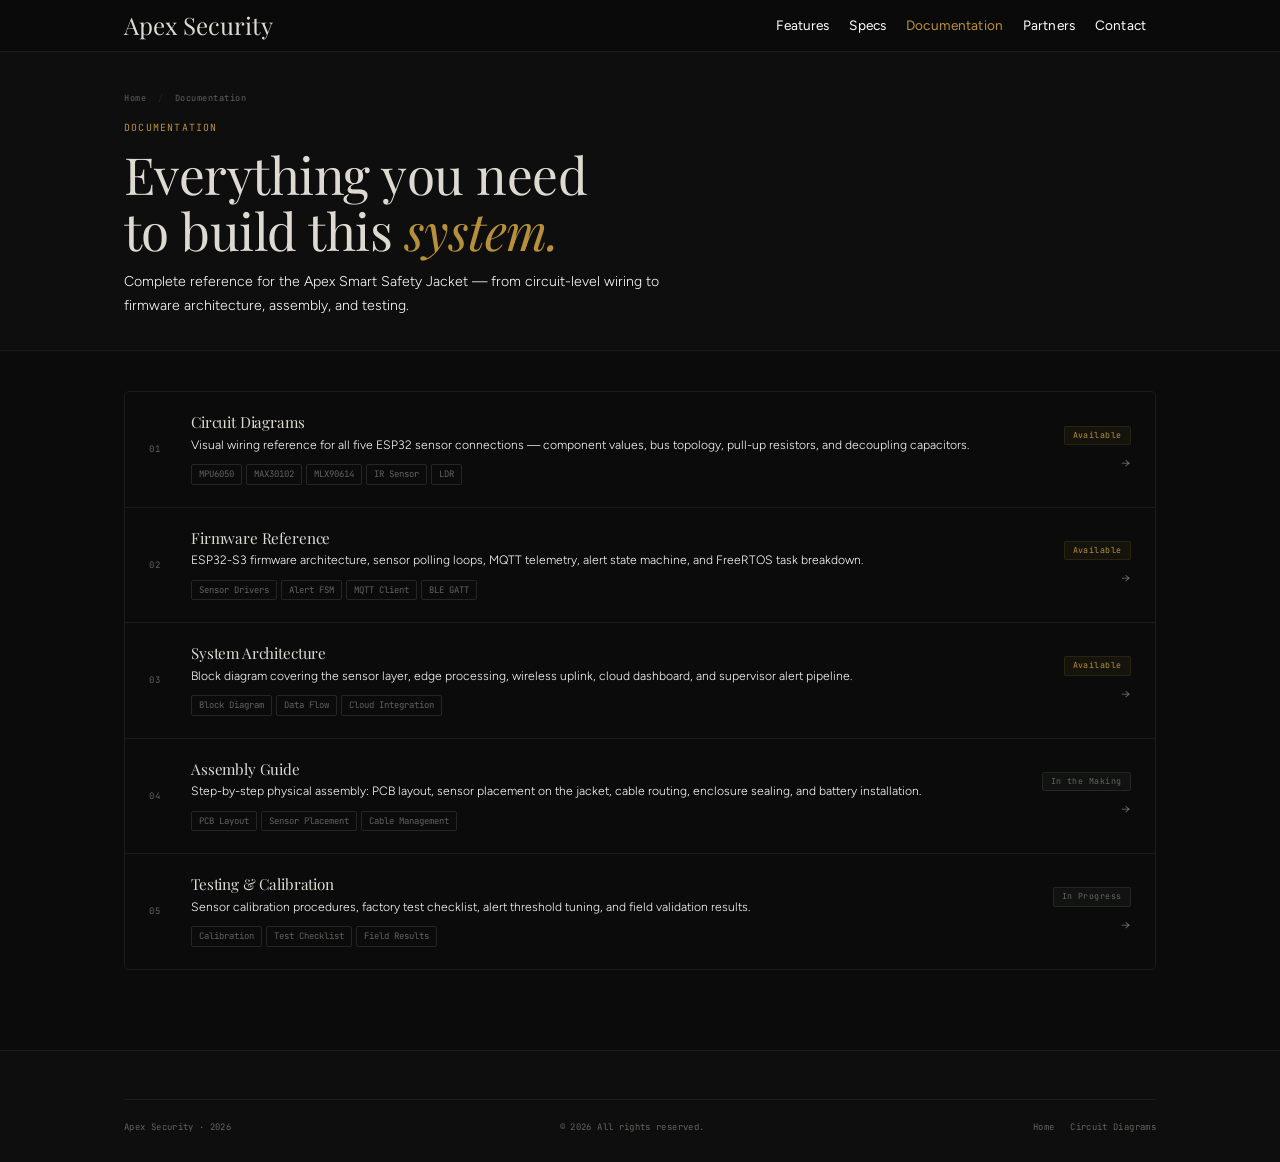
<file: documentation.html>
<!DOCTYPE html>
<html lang="en">
<head>
  <meta charset="UTF-8">
  <meta name="viewport" content="width=device-width, initial-scale=1.0">
  <title>Documentation — Apex Security</title>
  <link rel="icon" type="image/png" href="https://i.ibb.co/s9g6chXV/github-1051377.png">
  <link rel="preconnect" href="https://fonts.googleapis.com">
  <link rel="preconnect" href="https://fonts.gstatic.com" crossorigin>
  <link href="https://fonts.googleapis.com/css2?family=Playfair+Display:ital,wght@0,400;0,500;1,400&family=Figtree:wght@300;400;500&family=JetBrains+Mono:wght@400&display=swap" rel="stylesheet">
  <link rel="stylesheet" href="style.css">
</head>
<body>

<nav class="nav" id="nav">
  <div class="nav-inner">
    <a href="index.html" class="nav-brand">Apex Security</a>
    <div class="nav-links">
      <a href="index.html#features">Features</a>
      <a href="index.html#specs">Specs</a>
      <a href="documentation.html" class="active">Documentation</a>
      <a href="partners.html">Partners</a>
      <a href="index.html#contact">Contact</a>
    </div>
    <button class="nav-toggle" id="tog"><span></span><span></span></button>
  </div>
</nav>
<div class="mob" id="mob">
  <a href="index.html">Overview</a>
  <a href="index.html#features">Features</a>
  <a href="index.html#specs">Specs</a>
  <a href="partners.html">Partners</a>
  <a href="index.html#contact">Contact</a>
</div>

<!-- PAGE HEAD -->
<div class="doc-page-head">
  <div class="wrap">
    <p class="crumb"><a href="index.html">Home</a> <span>/</span> Documentation</p>
    <div style="max-width:560px">
      <span class="label">Documentation</span>
      <h1 style="font-size:clamp(2rem,5vw,3.2rem);margin-bottom:12px;">Everything you need<br>to build this <em>system.</em></h1>
      <p style="color:var(--muted);font-size:.88rem;font-weight:300;line-height:1.7;">Complete reference for the Apex Smart Safety Jacket — from circuit-level wiring to firmware architecture, assembly, and testing.</p>
    </div>
  </div>
</div>

<!-- DOC LIST -->
<div class="wrap" style="padding-top:40px;padding-bottom:80px;">

  <div class="doc-list reveal">

    <a href="circuit-diagram.html" class="doc-row doc-row--live">
      <span class="dr-num">01</span>
      <div class="dr-body">
        <h3>Circuit Diagrams</h3>
        <p>Visual wiring reference for all five ESP32 sensor connections — component values, bus topology, pull-up resistors, and decoupling capacitors.</p>
        <div class="dr-tags">
          <span class="chip">MPU6050</span>
          <span class="chip">MAX30102</span>
          <span class="chip">MLX90614</span>
          <span class="chip">IR Sensor</span>
          <span class="chip">LDR</span>
        </div>
      </div>
      <div class="dr-right">
        <span class="dr-status dr-status--live">Available</span>
        <span class="dr-arrow">→</span>
      </div>
    </a>

    <a href="firmware.html" class="doc-row doc-row--live">
      <span class="dr-num">02</span>
      <div class="dr-body">
        <h3>Firmware Reference</h3>
        <p>ESP32-S3 firmware architecture, sensor polling loops, MQTT telemetry, alert state machine, and FreeRTOS task breakdown.</p>
        <div class="dr-tags">
          <span class="chip">Sensor Drivers</span>
          <span class="chip">Alert FSM</span>
          <span class="chip">MQTT Client</span>
          <span class="chip">BLE GATT</span>
        </div>
      </div>
      <div class="dr-right">
        <span class="dr-status dr-status--live">Available</span>
        <span class="dr-arrow">→</span>
      </div>
    </a>

    <a href="system-architecture.html" class="doc-row doc-row--live">
      <span class="dr-num">03</span>
      <div class="dr-body">
        <h3>System Architecture</h3>
        <p>Block diagram covering the sensor layer, edge processing, wireless uplink, cloud dashboard, and supervisor alert pipeline.</p>
        <div class="dr-tags">
          <span class="chip">Block Diagram</span>
          <span class="chip">Data Flow</span>
          <span class="chip">Cloud Integration</span>
        </div>
      </div>
      <div class="dr-right">
        <span class="dr-status dr-status--live">Available</span>
        <span class="dr-arrow">→</span>
      </div>
    </a>

    <a href="assembly.html" class="doc-row doc-row--live">
      <span class="dr-num">04</span>
      <div class="dr-body">
        <h3>Assembly Guide</h3>
        <p>Step-by-step physical assembly: PCB layout, sensor placement on the jacket, cable routing, enclosure sealing, and battery installation.</p>
        <div class="dr-tags">
          <span class="chip">PCB Layout</span>
          <span class="chip">Sensor Placement</span>
          <span class="chip">Cable Management</span>
        </div>
      </div>
      <div class="dr-right">
        <span class="dr-status dr-status--soon">In the Making</span>
        <span class="dr-arrow">→</span>
      </div>
    </a>

    <a href="testing.html" class="doc-row doc-row--live">
      <span class="dr-num">05</span>
      <div class="dr-body">
        <h3>Testing &amp; Calibration</h3>
        <p>Sensor calibration procedures, factory test checklist, alert threshold tuning, and field validation results.</p>
        <div class="dr-tags">
          <span class="chip">Calibration</span>
          <span class="chip">Test Checklist</span>
          <span class="chip">Field Results</span>
        </div>
      </div>
      <div class="dr-right">
        <span class="dr-status dr-status--soon">In Progress</span>
        <span class="dr-arrow">→</span>
      </div>
    </a>

  </div>
</div>

<!-- FOOTER -->
<footer class="footer" style="margin-top:0">
  <div class="footer-inner">
    <div class="footer-bar">
      <span>Apex Security · 2026</span>
      <span>© <span id="yr"></span> All rights reserved.</span>
      <nav>
        <a href="index.html">Home</a>
        <a href="circuit-diagram.html">Circuit Diagrams</a>
      </nav>
    </div>
  </div>
</footer>

<script src="script.js"></script>
</body>
</html>
</file>
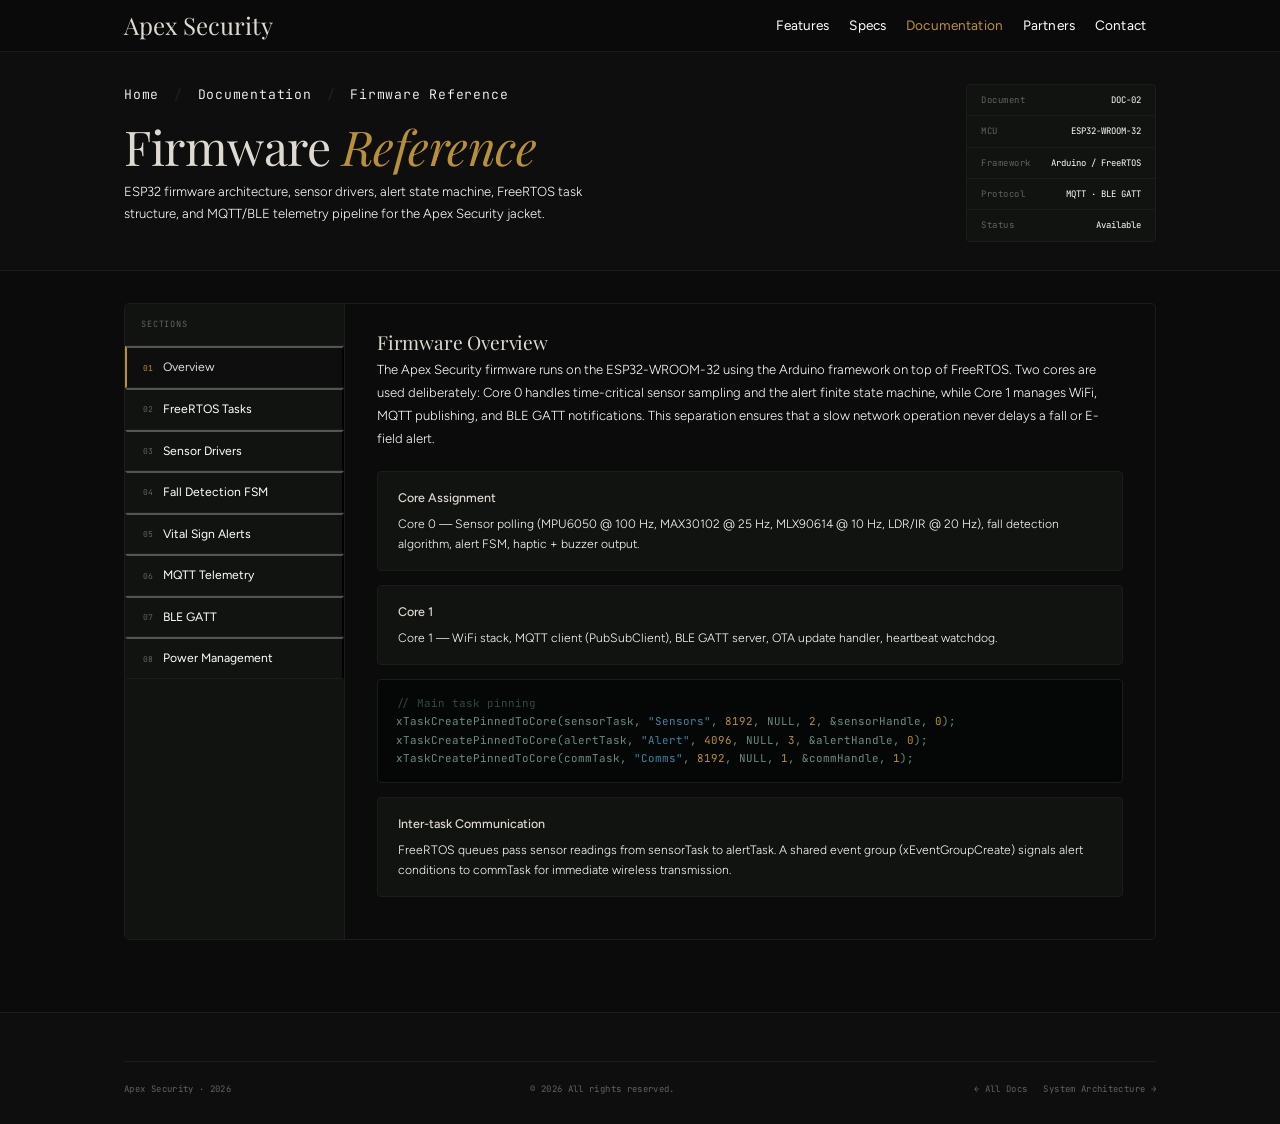
<file: firmware.html>
<!DOCTYPE html>
<html lang="en">
<head>
  <meta charset="UTF-8">
  <meta name="viewport" content="width=device-width, initial-scale=1.0">
  <title>Firmware Reference — Apex Security</title>
  <link rel="icon" type="image/png" href="https://i.ibb.co/s9g6chXV/github-1051377.png">
  <link rel="preconnect" href="https://fonts.googleapis.com">
  <link rel="preconnect" href="https://fonts.gstatic.com" crossorigin>
  <link href="https://fonts.googleapis.com/css2?family=Playfair+Display:ital,wght@0,400;0,500;1,400&family=Figtree:wght@300;400;500&family=JetBrains+Mono:wght@400&display=swap" rel="stylesheet">
  <link rel="stylesheet" href="style.css">
</head>
<body>

<nav class="nav" id="nav">
  <div class="nav-inner">
    <a href="index.html" class="nav-brand">Apex Security</a>
    <div class="nav-links">
      <a href="index.html#features">Features</a>
      <a href="index.html#specs">Specs</a>
      <a href="documentation.html" class="active">Documentation</a>
      <a href="partners.html">Partners</a>
      <a href="index.html#contact">Contact</a>
    </div>
    <button class="nav-toggle" id="tog"><span></span><span></span></button>
  </div>
</nav>
<div class="mob" id="mob">
  <a href="index.html">Overview</a>
  <a href="documentation.html">Documentation</a>
  <a href="partners.html">Partners</a>
</div>

<!-- PAGE HEAD -->
<header class="circ-head">
  <div class="circ-head-inner">
    <div>
      <p class="crumb"><a href="index.html">Home</a> <span>/</span> <a href="documentation.html">Documentation</a> <span>/</span> Firmware Reference</p>
      <h1>Firmware <em>Reference</em></h1>
      <p>ESP32 firmware architecture, sensor drivers, alert state machine, FreeRTOS task structure, and MQTT/BLE telemetry pipeline for the Apex Security jacket.</p>
    </div>
    <div class="circ-meta">
      <div class="cm-row"><span>Document</span><span>DOC-02</span></div>
      <div class="cm-row"><span>MCU</span><span>ESP32-WROOM-32</span></div>
      <div class="cm-row"><span>Framework</span><span>Arduino / FreeRTOS</span></div>
      <div class="cm-row"><span>Protocol</span><span>MQTT · BLE GATT</span></div>
      <div class="cm-row"><span>Status</span><span class="cm-live">Available</span></div>
    </div>
  </div>
</header>

<!-- CONTENT -->
<div class="wrap" style="padding-top:0;padding-bottom:0;">
  <div class="fw-layout reveal">

    <!-- Sidebar -->
    <nav class="fw-sidebar">
      <div class="fw-sidebar-title">SECTIONS</div>
      <button class="fw-nav-item active" onclick="fwShow('overview',this)">
        <span class="fw-nav-num">01</span>
        <span class="fw-nav-label">Overview</span>
      </button>
      <button class="fw-nav-item" onclick="fwShow('tasks',this)">
        <span class="fw-nav-num">02</span>
        <span class="fw-nav-label">FreeRTOS Tasks</span>
      </button>
      <button class="fw-nav-item" onclick="fwShow('sensors',this)">
        <span class="fw-nav-num">03</span>
        <span class="fw-nav-label">Sensor Drivers</span>
      </button>
      <button class="fw-nav-item" onclick="fwShow('fall',this)">
        <span class="fw-nav-num">04</span>
        <span class="fw-nav-label">Fall Detection FSM</span>
      </button>
      <button class="fw-nav-item" onclick="fwShow('vitals',this)">
        <span class="fw-nav-num">05</span>
        <span class="fw-nav-label">Vital Sign Alerts</span>
      </button>
      <button class="fw-nav-item" onclick="fwShow('mqtt',this)">
        <span class="fw-nav-num">06</span>
        <span class="fw-nav-label">MQTT Telemetry</span>
      </button>
      <button class="fw-nav-item" onclick="fwShow('ble',this)">
        <span class="fw-nav-num">07</span>
        <span class="fw-nav-label">BLE GATT</span>
      </button>
      <button class="fw-nav-item" onclick="fwShow('power',this)">
        <span class="fw-nav-num">08</span>
        <span class="fw-nav-label">Power Management</span>
      </button>
    </nav>

    <!-- Content panels -->
    <div class="fw-content">

      <div class="fw-section active" id="fw-overview">
        <h2>Firmware Overview</h2>
        <p>The Apex Security firmware runs on the ESP32-WROOM-32 using the Arduino framework on top of FreeRTOS. Two cores are used deliberately: Core 0 handles time-critical sensor sampling and the alert finite state machine, while Core 1 manages WiFi, MQTT publishing, and BLE GATT notifications. This separation ensures that a slow network operation never delays a fall or E-field alert.</p>
        <div class="fw-block">
          <h4>Core Assignment</h4>
          <p>Core 0 — Sensor polling (MPU6050 @ 100 Hz, MAX30102 @ 25 Hz, MLX90614 @ 10 Hz, LDR/IR @ 20 Hz), fall detection algorithm, alert FSM, haptic + buzzer output.</p>
        </div>
        <div class="fw-block">
          <h4>Core 1</h4>
          <p>Core 1 — WiFi stack, MQTT client (PubSubClient), BLE GATT server, OTA update handler, heartbeat watchdog.</p>
        </div>
        <div class="fw-code">
<span class="cm">// Main task pinning</span><br>
xTaskCreatePinnedToCore(sensorTask, <span class="str">"Sensors"</span>, <span class="kw">8192</span>, NULL, <span class="kw">2</span>, &amp;sensorHandle, <span class="kw">0</span>);<br>
xTaskCreatePinnedToCore(alertTask,  <span class="str">"Alert"</span>,   <span class="kw">4096</span>, NULL, <span class="kw">3</span>, &amp;alertHandle,  <span class="kw">0</span>);<br>
xTaskCreatePinnedToCore(commTask,   <span class="str">"Comms"</span>,   <span class="kw">8192</span>, NULL, <span class="kw">1</span>, &amp;commHandle,   <span class="kw">1</span>);
        </div>
        <div class="fw-block">
          <h4>Inter-task Communication</h4>
          <p>FreeRTOS queues pass sensor readings from sensorTask to alertTask. A shared event group (xEventGroupCreate) signals alert conditions to commTask for immediate wireless transmission.</p>
        </div>
      </div>

      <div class="fw-section" id="fw-tasks">
        <h2>FreeRTOS Task Breakdown</h2>
        <p>All tasks are statically allocated. Priority levels are assigned to ensure sensor acquisition is never pre-empted by communication tasks during a safety-critical window.</p>
        <table class="thresh-table">
          <thead><tr><th>Task Name</th><th>Core</th><th>Priority</th><th>Stack</th><th>Responsibility</th></tr></thead>
          <tbody>
            <tr><td>sensorTask</td><td><span class="chip">Core 0</span></td><td>2</td><td>8 KB</td><td>I2C polling, ADC reads, circular buffer fill</td></tr>
            <tr><td>alertTask</td><td><span class="chip">Core 0</span></td><td>3</td><td>4 KB</td><td>Fall FSM, threshold checks, GPIO alert outputs</td></tr>
            <tr><td>commTask</td><td><span class="chip">Core 1</span></td><td>1</td><td>8 KB</td><td>MQTT publish, BLE notify, WiFi reconnect</td></tr>
            <tr><td>otaTask</td><td><span class="chip">Core 1</span></td><td>1</td><td>4 KB</td><td>OTA update listener (idle loop)</td></tr>
            <tr><td>watchdogTask</td><td><span class="chip">Core 1</span></td><td>2</td><td>2 KB</td><td>Hardware watchdog reset every 30 s</td></tr>
          </tbody>
        </table>
        <div class="fw-block" style="margin-top:16px;">
          <h4>Queues & Semaphores</h4>
          <p>xSensorQueue (depth 10) passes SensorPacket structs from sensorTask → alertTask. xI2CSemaphore (binary) guards shared I2C bus access. xAlertEventGroup notifies commTask of urgent events using bit flags (BIT0 = fall, BIT1 = EField, BIT2 = vitals).</p>
        </div>
      </div>

      <div class="fw-section" id="fw-sensors">
        <h2>Sensor Drivers</h2>
        <p>Each sensor has a dedicated driver module. All I2C drivers share the Wire instance guarded by xI2CSemaphore to prevent bus collisions during concurrent reads.</p>
        <div class="fw-block">
          <h4>MPU6050 — Motion &amp; Fall</h4>
          <p>Library: <code style="font-family:'JetBrains Mono',monospace;font-size:.78rem;color:var(--amber)">Adafruit_MPU6050</code>. Configured at ±8g / ±500°/s range. Interrupt pin (GPIO 23) wakes the ESP32 from light sleep on sudden movement. Raw accelerometer XYZ values are fed into the SVM computation at 100 Hz.</p>
        </div>
        <div class="fw-block">
          <h4>MAX30102 — Heart Rate &amp; SpO₂</h4>
          <p>Library: <code style="font-family:'JetBrains Mono',monospace;font-size:.78rem;color:var(--amber)">SparkFun MAX3010x</code>. Runs in HR+SpO₂ multi-LED mode. A 25-sample circular buffer feeds a peak-detection algorithm. Readings are averaged over 4 s windows to reduce motion artifact noise.</p>
        </div>
        <div class="fw-block">
          <h4>MLX90614 — Infrared Temperature</h4>
          <p>Library: <code style="font-family:'JetBrains Mono',monospace;font-size:.78rem;color:var(--amber)">Adafruit_MLX90614</code>. Polled at 10 Hz. Both object temperature (skin) and ambient temperature are read each cycle. The delta (T_skin − T_ambient) is used for heat-stress scoring alongside absolute skin temperature.</p>
        </div>
        <div class="fw-block">
          <h4>IR Proximity &amp; LDR</h4>
          <p>IR module (FC-51) on GPIO 34 — digital read, active LOW when object detected. LDR on GPIO 35 — 12-bit ADC reading, averaged over 8 samples per cycle. Both are read in the same 20 Hz polling loop.</p>
        </div>
      </div>

      <div class="fw-section" id="fw-fall">
        <h2>Fall Detection FSM</h2>
        <p>The multi-stage fall detection algorithm uses a finite state machine with five states. Each transition requires specific sensor conditions to be met within defined time windows, preventing false positives from ordinary industrial movements.</p>
        <div class="fw-code">
<span class="cm">// Signal Vector Magnitude</span><br>
<span class="kw">float</span> <span class="fn">calcSVM</span>(<span class="kw">float</span> ax, <span class="kw">float</span> ay, <span class="kw">float</span> az) {<br>
&nbsp;&nbsp;<span class="kw">return</span> sqrt(ax*ax + ay*ay + az*az);<br>
}<br><br>
<span class="cm">// FSM states</span><br>
<span class="kw">enum</span> FallState { IDLE, FREE_FALL, IMPACT, ORIENTATION, INACTIVITY, ALERT };
        </div>
        <table class="thresh-table">
          <thead><tr><th>State</th><th>Condition</th><th>Threshold</th><th>Timeout</th></tr></thead>
          <tbody>
            <tr><td>IDLE → FREE_FALL</td><td>SVM drops below threshold</td><td>&lt; 0.5 g</td><td>—</td></tr>
            <tr><td>FREE_FALL → IMPACT</td><td>SVM spike after free fall</td><td>&gt; 3.0 g</td><td>1.5 s window</td></tr>
            <tr><td>IMPACT → ORIENTATION</td><td>Check orientation vector angle</td><td>&gt; 60° from vertical</td><td>500 ms</td></tr>
            <tr><td>ORIENTATION → INACTIVITY</td><td>Low gyroscope angular velocity</td><td>&lt; 15°/s</td><td>10 s hold</td></tr>
            <tr><td>INACTIVITY → ALERT</td><td>No recovery motion detected</td><td>—</td><td>15 s total</td></tr>
          </tbody>
        </table>
        <div class="fw-block" style="margin-top:16px;">
          <h4>False Positive Suppression</h4>
          <p>A running-average filter on SVM rejects short transients. If the IMPACT phase is not followed by orientation shift within 500 ms, the FSM resets to IDLE. Sitting-down and tool-drop events rarely produce SVM &gt; 3 g sustained for the required window.</p>
        </div>
      </div>

      <div class="fw-section" id="fw-vitals">
        <h2>Vital Sign Alert Logic</h2>
        <p>Physiological thresholds are based on industrial health guidelines. Alerts only fire if the anomalous reading persists beyond a confirmation window to avoid single-sample noise triggering false alarms.</p>
        <table class="thresh-table">
          <thead><tr><th>Parameter</th><th>Alert Condition</th><th>Threshold</th><th>Confirmation Window</th><th>Priority</th></tr></thead>
          <tbody>
            <tr><td>SpO₂</td><td>Possible respiratory distress</td><td>&lt; 90 %</td><td>10 s</td><td><span class="chip" style="color:#ff5252;border-color:rgba(255,82,82,.2)">HIGH</span></td></tr>
            <tr><td>Heart Rate</td><td>Overexertion / shock response</td><td>&gt; 120 BPM</td><td>15 s</td><td><span class="chip" style="color:#ffa726;border-color:rgba(255,167,38,.2)">MED</span></td></tr>
            <tr><td>Heart Rate</td><td>Bradycardia / unconsciousness</td><td>&lt; 45 BPM</td><td>10 s</td><td><span class="chip" style="color:#ff5252;border-color:rgba(255,82,82,.2)">HIGH</span></td></tr>
            <tr><td>Skin Temp</td><td>Heat stress warning</td><td>&gt; 39 °C</td><td>20 s</td><td><span class="chip" style="color:#ffa726;border-color:rgba(255,167,38,.2)">MED</span></td></tr>
            <tr><td>Skin Temp</td><td>Heat stroke risk</td><td>&gt; 41 °C</td><td>5 s</td><td><span class="chip" style="color:#ff5252;border-color:rgba(255,82,82,.2)">HIGH</span></td></tr>
          </tbody>
        </table>
        <div class="fw-block" style="margin-top:16px;">
          <h4>Multi-Modal Alert Output</h4>
          <p>HIGH priority: buzzer (continuous 2 kHz), haptic motor (continuous), LED (red rapid flash), MQTT alert published immediately. MED priority: buzzer (3 short pulses), haptic (2 pulses), LED (amber slow flash), MQTT published on next 5 s tick.</p>
        </div>
      </div>

      <div class="fw-section" id="fw-mqtt">
        <h2>MQTT Telemetry</h2>
        <p>The ESP32 connects to a WiFi network and publishes sensor data to an MQTT broker (Mosquitto or cloud-hosted). Two topic hierarchies are used: periodic health data (every 10 s) and immediate alert events (on detection).</p>
        <div class="fw-code">
<span class="cm">// MQTT topics</span><br>
<span class="str">"apex/&lt;device_id&gt;/health"</span>  <span class="cm">// periodic: HR, SpO2, temp, lux</span><br>
<span class="str">"apex/&lt;device_id&gt;/alert"</span>   <span class="cm">// immediate: fall, efield, vitals</span><br>
<span class="str">"apex/&lt;device_id&gt;/status"</span>  <span class="cm">// heartbeat: battery %, uptime</span>
        </div>
        <div class="fw-block">
          <h4>Payload Format (JSON)</h4>
          <p>All payloads are compact JSON strings. Health payload includes: <code style="font-family:'JetBrains Mono',monospace;font-size:.76rem;color:var(--amber)">{"hr":72,"spo2":98,"temp":36.8,"lux":412,"ts":1709123456}</code>. Alert payload includes: <code style="font-family:'JetBrains Mono',monospace;font-size:.76rem;color:var(--amber)">{"type":"fall","svm_peak":4.2,"ts":1709123490}</code>.</p>
        </div>
        <div class="fw-block">
          <h4>Reconnect Strategy</h4>
          <p>If WiFi or MQTT connection drops, commTask enters an exponential back-off retry loop (2 s → 4 s → 8 s → max 30 s). During disconnection, alerts are stored in a 10-entry RAM queue and flushed on reconnection. Local alerts (buzzer/haptic) always fire regardless of connectivity.</p>
        </div>
      </div>

      <div class="fw-section" id="fw-ble">
        <h2>BLE GATT Profile</h2>
        <p>The ESP32's built-in BLE stack exposes a custom GATT service for wrist-cuff pairing and real-time data streaming to a companion mobile application. BLE operates concurrently with WiFi on the ESP32's shared radio using time-division multiplexing.</p>
        <div class="fw-block">
          <h4>Service &amp; Characteristic UUIDs</h4>
          <p>Service: <code style="font-family:'JetBrains Mono',monospace;font-size:.76rem;color:var(--amber)">0x1800</code> (Apex Safety Service). Characteristics: Heart Rate Measurement <code style="font-family:'JetBrains Mono',monospace;font-size:.76rem;color:var(--amber)">0x2A37</code>, SpO₂ Level <code style="font-family:'JetBrains Mono',monospace;font-size:.76rem;color:var(--amber)">0x2A5F</code>, Temperature <code style="font-family:'JetBrains Mono',monospace;font-size:.76rem;color:var(--amber)">0x2A1C</code>, Alert Level <code style="font-family:'JetBrains Mono',monospace;font-size:.76rem;color:var(--amber)">0x2A06</code>.</p>
        </div>
        <div class="fw-block">
          <h4>Notifications</h4>
          <p>Health characteristics notify every 2 s when a client is subscribed. Alert Level characteristic notifies immediately on any alert event. The wrist cuff (a secondary ESP32 BLE peripheral) subscribes to Alert Level and mirrors buzzer/haptic output locally on the wrist.</p>
        </div>
      </div>

      <div class="fw-section" id="fw-power">
        <h2>Power Management</h2>
        <p>Firmware power management balances continuous sensor vigilance against battery longevity using ESP32's light sleep and deep sleep modes alongside sensor-level power gating.</p>
        <div class="fw-block">
          <h4>Light Sleep (Idle)</h4>
          <p>When no motion is detected for 30 s and no active alert exists, the ESP32 enters light sleep (~0.8 mA). The MPU6050 interrupt (GPIO 23) acts as a wake source. I2C and UART remain capable of wake-up. Resume latency is &lt; 1 ms.</p>
        </div>
        <div class="fw-block">
          <h4>Deep Sleep (Long Idle)</h4>
          <p>After 5 minutes of inactivity with no active WiFi connection, the ESP32 enters deep sleep (~10 µA). A ULP co-processor continues basic motion monitoring. Wake sources: ULP threshold trigger, or external RTC timer every 60 s for a MQTT heartbeat ping.</p>
        </div>
        <table class="thresh-table" style="margin-top:16px;">
          <thead><tr><th>Mode</th><th>Current</th><th>Wake Source</th></tr></thead>
          <tbody>
            <tr><td>Active (WiFi TX)</td><td>~180 mA</td><td>—</td></tr>
            <tr><td>Active (Sensor idle)</td><td>~50 mA</td><td>—</td></tr>
            <tr><td>Light Sleep</td><td>~0.8 mA</td><td>GPIO interrupt (MPU6050)</td></tr>
            <tr><td>Deep Sleep</td><td>~10 µA</td><td>ULP motion / RTC timer</td></tr>
          </tbody>
        </table>
      </div>

    </div>
  </div>
</div>

<footer class="footer" style="margin-top:0">
  <div class="footer-inner">
    <div class="footer-bar">
      <span>Apex Security · 2026</span>
      <span>© <span id="yr"></span> All rights reserved.</span>
      <nav>
        <a href="documentation.html">← All Docs</a>
        <a href="system-architecture.html">System Architecture →</a>
      </nav>
    </div>
  </div>
</footer>

<script src="script.js"></script>
<script>
function fwShow(id, btn) {
  document.querySelectorAll('.fw-section').forEach(s => s.classList.remove('active'));
  document.querySelectorAll('.fw-nav-item').forEach(b => b.classList.remove('active'));
  document.getElementById('fw-' + id).classList.add('active');
  btn.classList.add('active');
}
</script>
</body>
</html>
</file>
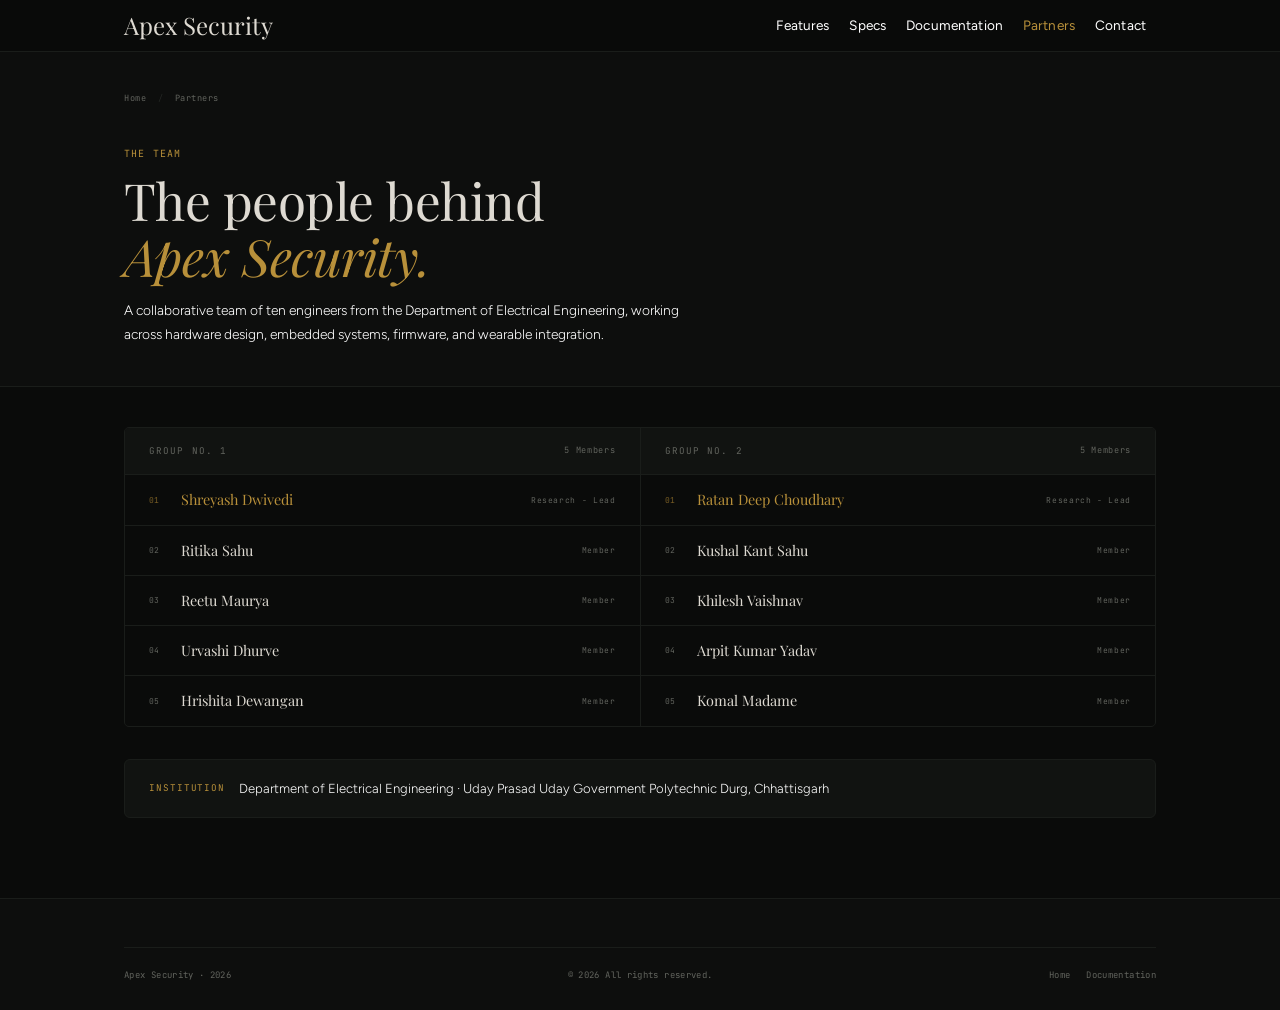
<file: partners.html>
<!DOCTYPE html>
<html lang="en">
<head>
  <meta charset="UTF-8">
  <meta name="viewport" content="width=device-width, initial-scale=1.0">
  <title>Partners — Apex Security</title>
  <link rel="icon" type="image/png" href="https://i.ibb.co/s9g6chXV/github-1051377.png">
  <link rel="preconnect" href="https://fonts.googleapis.com">
  <link rel="preconnect" href="https://fonts.gstatic.com" crossorigin>
  <link href="https://fonts.googleapis.com/css2?family=Playfair+Display:ital,wght@0,400;0,500;1,400&family=Figtree:wght@300;400;500&family=JetBrains+Mono:wght@400&display=swap" rel="stylesheet">
  <link rel="stylesheet" href="style.css">
</head>
<body>

<nav class="nav" id="nav">
  <div class="nav-inner">
    <a href="index.html" class="nav-brand">Apex Security</a>
    <div class="nav-links">
      <a href="index.html#features">Features</a>
      <a href="index.html#specs">Specs</a>
      <a href="documentation.html">Documentation</a>
      <a href="partners.html" class="active">Partners</a>
      <a href="index.html#contact">Contact</a>
    </div>
    <button class="nav-toggle" id="tog"><span></span><span></span></button>
  </div>
</nav>
<div class="mob" id="mob">
  <a href="index.html">Overview</a>
  <a href="index.html#features">Features</a>
  <a href="index.html#specs">Specs</a>
  <a href="documentation.html">Documentation</a>
  <a href="partners.html">Partners</a>
  <a href="index.html#contact">Contact</a>
</div>

<!-- PAGE HEAD -->
<div class="partners-head">
  <div class="wrap">
    <p class="crumb"><a href="index.html">Home</a> <span>/</span> Partners</p>
    <div class="partners-intro">
      <span class="label">The Team</span>
      <h1 style="font-size:clamp(2rem,5vw,3.2rem);margin-bottom:14px;">The people behind<br><em>Apex Security.</em></h1>
      <p>A collaborative team of ten engineers from the Department of Electrical Engineering, working across hardware design, embedded systems, firmware, and wearable integration.</p>
    </div>
  </div>
</div>

<!-- TEAM GRID -->
<div class="wrap" style="padding-top:0;padding-bottom:80px;">
  <div class="partners-grid reveal">

    <!-- Group 1 -->
    <div class="partner-group">
      <div class="partner-group-header">
        <h3>GROUP NO. 1</h3>
        <span class="partner-group-num">5 Members</span>
      </div>
      <div class="partner-list">
        <div class="partner-item partner-item--lead">
          <span class="partner-idx">01</span>
          <span class="partner-name">Shreyash Dwivedi</span>
          <span class="partner-role">Research - Lead</span>
        </div>
       <div class="partner-item">
          <span class="partner-idx">02</span>
          <span class="partner-name">Ritika Sahu</span>
          <span class="partner-role">Member</span>
        </div>
        <div class="partner-item">
          <span class="partner-idx">03</span>
          <span class="partner-name">Reetu Maurya</span>
          <span class="partner-role">Member</span>
        </div>
        <div class="partner-item">
          <span class="partner-idx">04</span>
          <span class="partner-name">Urvashi Dhurve</span>
          <span class="partner-role">Member</span>
        </div>
          <div class="partner-item">
          <span class="partner-idx">05</span>
          <span class="partner-name">Hrishita Dewangan</span>
          <span class="partner-role">Member</span>
        </div>
      </div>
    </div>

    <!-- Group 2 -->
    <div class="partner-group">
      <div class="partner-group-header">
        <h3>GROUP NO. 2</h3>
        <span class="partner-group-num">5 Members</span>
      </div>
      <div class="partner-list">
        <div class="partner-item partner-item--lead">
          <span class="partner-idx">01</span>
          <span class="partner-name">Ratan Deep Choudhary</span>
          <span class="partner-role">Research - Lead</span>
        </div>
        <div class="partner-item">
          <span class="partner-idx">02</span>
          <span class="partner-name">Kushal Kant Sahu</span>
          <span class="partner-role">Member</span>
        </div>
        <div class="partner-item">
          <span class="partner-idx">03</span>
          <span class="partner-name">Khilesh Vaishnav</span>
          <span class="partner-role">Member</span>
        </div>
        <div class="partner-item">
          <span class="partner-idx">04</span>
          <span class="partner-name">Arpit Kumar Yadav</span>
          <span class="partner-role">Member</span>
        </div>
        
        <div class="partner-item">
          <span class="partner-idx">05</span>
          <span class="partner-name">Komal Madame</span>
          <span class="partner-role">Member</span>
        </div>
      </div>
    </div>

  </div>

  <!-- Institution note -->
  <div style="margin-top:32px;padding:18px 24px;background:var(--surface);border:1px solid var(--border);border-radius:6px;display:flex;align-items:center;gap:14px;" class="reveal">
    <span style="font-family:'JetBrains Mono',monospace;font-size:.58rem;color:var(--amber);letter-spacing:.1em;flex-shrink:0;">INSTITUTION</span>
    <span style="font-size:.82rem;color:var(--muted);font-weight:300;">Department of Electrical Engineering · Uday Prasad Uday Government Polytechnic Durg, Chhattisgarh</span>
  </div>
</div>

<!-- FOOTER -->
<footer class="footer" style="margin-top:0">
  <div class="footer-inner">
    <div class="footer-bar">
      <span>Apex Security · 2026</span>
      <span>© <span id="yr"></span> All rights reserved.</span>
      <nav>
        <a href="index.html">Home</a>
        <a href="documentation.html">Documentation</a>
      </nav>
    </div>
  </div>
</footer>

<script src="script.js"></script>
</body>
</html>
</file>
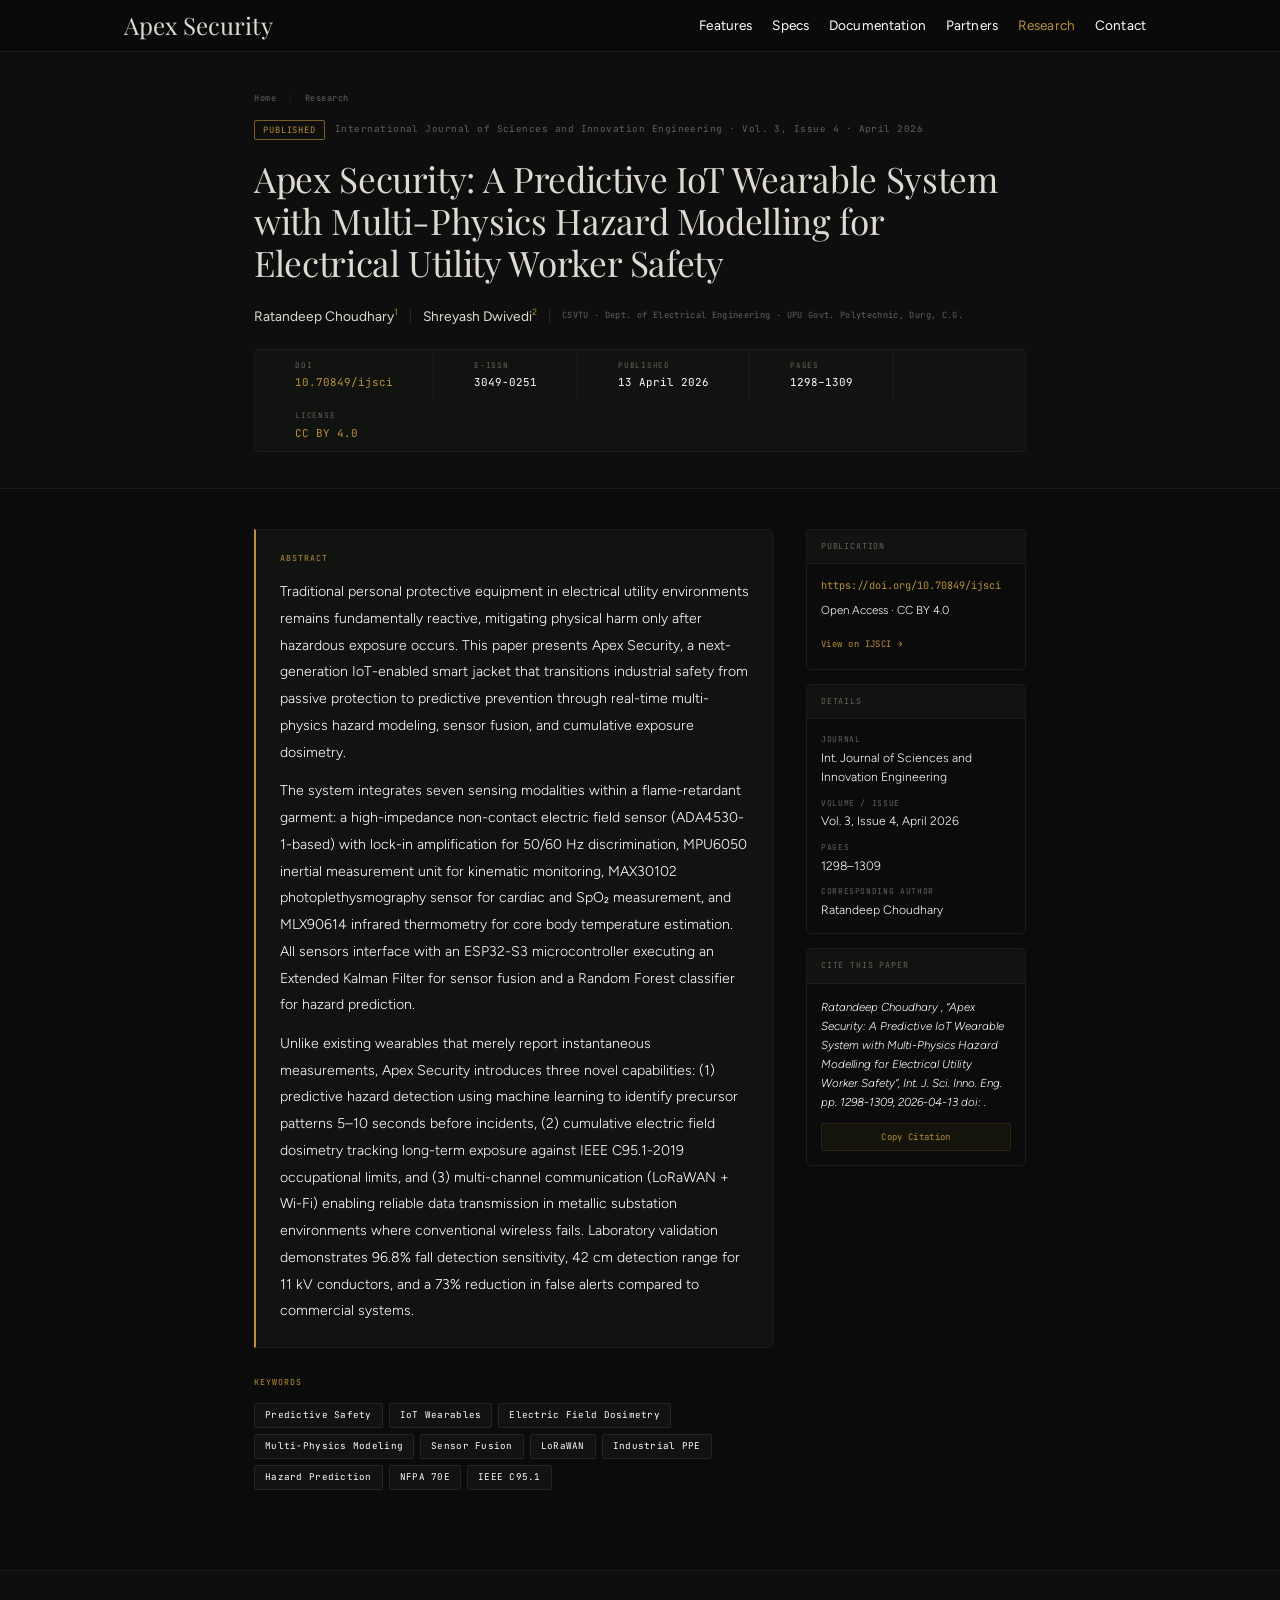
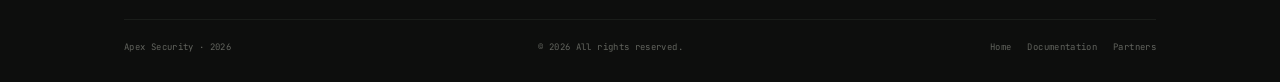
<file: research.html>
<!DOCTYPE html>
<html lang="en">
<head>
  <meta charset="UTF-8">
  <meta name="viewport" content="width=device-width, initial-scale=1.0">
  <title>Research Paper — Apex Security</title>
  <link rel="icon" type="image/png" href="https://i.ibb.co/s9g6chXV/github-1051377.png">
  <link rel="preconnect" href="https://fonts.googleapis.com">
  <link rel="preconnect" href="https://fonts.gstatic.com" crossorigin>
  <link href="https://fonts.googleapis.com/css2?family=Playfair+Display:ital,wght@0,400;0,500;1,400&family=Figtree:wght@300;400;500&family=JetBrains+Mono:wght@400&display=swap" rel="stylesheet">
  <link rel="stylesheet" href="style.css">
 
</head>
<body>

<nav class="nav" id="nav">
  <div class="nav-inner">
    <a href="index.html" class="nav-brand">Apex Security</a>
    <div class="nav-links">
      <a href="index.html#features">Features</a>
      <a href="index.html#specs">Specs</a>
      <a href="documentation.html">Documentation</a>
      <a href="partners.html">Partners</a>
      <a href="research.html" class="active">Research</a>
      <a href="index.html#contact">Contact</a>
    </div>
    <button class="nav-toggle" id="tog"><span></span><span></span></button>
  </div>
</nav>
<div class="mob" id="mob">
  <a href="index.html">Overview</a>
  <a href="index.html#features">Features</a>
  <a href="documentation.html">Documentation</a>
  <a href="partners.html">Partners</a>
  <a href="research.html">Research</a>
  <a href="index.html#contact">Contact</a>
</div>

<!-- HEAD -->
<div class="rp-head">
  <div class="rp-head-inner">
    <p class="crumb"><a href="index.html">Home</a> <span>/</span> Research</p>

    <div class="rp-journal-row">
      <span class="rp-badge">Published</span>
      <span class="rp-journal-name">International Journal of Sciences and Innovation Engineering · Vol. 3, Issue 4 · April 2026</span>
    </div>

    <h1 class="rp-title">
      Apex Security: A Predictive IoT Wearable System with Multi-Physics Hazard Modelling for Electrical Utility Worker Safety
    </h1>

    <div class="rp-authors">
      <span class="rp-author">Ratandeep Choudhary<sup>1</sup></span>
      <div class="rp-sep"></div>
      <span class="rp-author">Shreyash Dwivedi<sup>2</sup></span>
      <div class="rp-sep"></div>
      <span class="rp-affil">CSVTU · Dept. of Electrical Engineering · UPU Govt. Polytechnic, Durg, C.G.</span>
    </div>

    <div class="rp-meta">
      <div class="rp-meta-cell">
        <span class="rp-meta-label">DOI</span>
        <span class="rp-meta-value hi">10.70849/ijsci</span>
      </div>
      <div class="rp-meta-cell">
        <span class="rp-meta-label">E-ISSN</span>
        <span class="rp-meta-value">3049-0251</span>
      </div>
      <div class="rp-meta-cell">
        <span class="rp-meta-label">Published</span>
        <span class="rp-meta-value">13 April 2026</span>
      </div>
      <div class="rp-meta-cell">
        <span class="rp-meta-label">Pages</span>
        <span class="rp-meta-value">1298–1309</span>
      </div>
      <div class="rp-meta-cell">
        <span class="rp-meta-label">License</span>
        <span class="rp-meta-value hi">CC BY 4.0</span>
      </div>
    </div>
  </div>
</div>

<!-- BODY -->
<div class="rp-body">

  <main class="rp-main">

    <!-- Abstract -->
    <div class="rp-abstract">
      <span class="rp-block-label">Abstract</span>
      <p>Traditional personal protective equipment in electrical utility environments remains fundamentally reactive, mitigating physical harm only after hazardous exposure occurs. This paper presents Apex Security, a next-generation IoT-enabled smart jacket that transitions industrial safety from passive protection to predictive prevention through real-time multi-physics hazard modeling, sensor fusion, and cumulative exposure dosimetry.</p>
      <p>The system integrates seven sensing modalities within a flame-retardant garment: a high-impedance non-contact electric field sensor (ADA4530-1-based) with lock-in amplification for 50/60 Hz discrimination, MPU6050 inertial measurement unit for kinematic monitoring, MAX30102 photoplethysmography sensor for cardiac and SpO₂ measurement, and MLX90614 infrared thermometry for core body temperature estimation. All sensors interface with an ESP32-S3 microcontroller executing an Extended Kalman Filter for sensor fusion and a Random Forest classifier for hazard prediction.</p>
      <p>Unlike existing wearables that merely report instantaneous measurements, Apex Security introduces three novel capabilities: (1) predictive hazard detection using machine learning to identify precursor patterns 5–10 seconds before incidents, (2) cumulative electric field dosimetry tracking long-term exposure against IEEE C95.1-2019 occupational limits, and (3) multi-channel communication (LoRaWAN + Wi-Fi) enabling reliable data transmission in metallic substation environments where conventional wireless fails. Laboratory validation demonstrates 96.8% fall detection sensitivity, 42 cm detection range for 11 kV conductors, and a 73% reduction in false alerts compared to commercial systems.</p>
    </div>

    <!-- Keywords -->
    <div class="rp-kw-block">
      <span class="rp-block-label">Keywords</span>
      <div class="rp-kw-list">
        <span class="rp-kw">Predictive Safety</span>
        <span class="rp-kw">IoT Wearables</span>
        <span class="rp-kw">Electric Field Dosimetry</span>
        <span class="rp-kw">Multi-Physics Modeling</span>
        <span class="rp-kw">Sensor Fusion</span>
        <span class="rp-kw">LoRaWAN</span>
        <span class="rp-kw">Industrial PPE</span>
        <span class="rp-kw">Hazard Prediction</span>
        <span class="rp-kw">NFPA 70E</span>
        <span class="rp-kw">IEEE C95.1</span>
      </div>
    </div>

  </main>

  <!-- Sidebar -->
  <aside class="rp-sidebar">

    <div class="rp-card">
      <div class="rp-card-head">Publication</div>
      <div class="rp-card-body">
        <span class="rp-doi-value">https://doi.org/10.70849/ijsci</span>
        <p class="rp-open-access">Open Access · CC BY 4.0</p>
        <a href="https://ijsci.com/paper-details.php/27604729/" target="_blank" class="aside-link">View on IJSCI →</a>
      </div>
    </div>

    <div class="rp-card">
      <div class="rp-card-head">Details</div>
      <div class="rp-card-body">
        <div class="rp-detail-row">
          <span class="rp-detail-label">Journal</span>
          <span class="rp-detail-value">Int. Journal of Sciences and Innovation Engineering</span>
        </div>
        <div class="rp-detail-row">
          <span class="rp-detail-label">Volume / Issue</span>
          <span class="rp-detail-value">Vol. 3, Issue 4, April 2026</span>
        </div>
        <div class="rp-detail-row">
          <span class="rp-detail-label">Pages</span>
          <span class="rp-detail-value">1298–1309</span>
        </div>
        <div class="rp-detail-row">
          <span class="rp-detail-label">Corresponding Author</span>
          <span class="rp-detail-value">Ratandeep Choudhary</span>
        </div>
      </div>
    </div>

    <div class="rp-card">
      <div class="rp-card-head">Cite This Paper</div>
      <div class="rp-card-body">
        <p class="rp-cite-text">Ratandeep Choudhary , “Apex Security: A Predictive IoT Wearable System with Multi-Physics Hazard Modelling for Electrical Utility Worker Safety”, Int. J. Sci. Inno. Eng. pp. 1298-1309, 2026-04-13 doi: .</p>
        <button class="rp-cite-btn" id="citeBtn">Copy Citation</button>
      </div>
    </div>

  </aside>
</div>

<footer class="footer" style="margin-top:0">
  <div class="footer-inner">
    <div class="footer-bar">
      <span>Apex Security · 2026</span>
      <span>© <span id="yr"></span> All rights reserved.</span>
      <nav>
        <a href="index.html">Home</a>
        <a href="documentation.html">Documentation</a>
        <a href="partners.html">Partners</a>
      </nav>
    </div>
  </div>
</footer>

<script src="script.js"></script>
<script>
  document.getElementById('citeBtn').addEventListener('click', function() {
    navigator.clipboard.writeText('Choudhary, R., & Dwivedi, S. (2026). Apex Security: A Predictive IoT Wearable System with Multi-Physics Hazard Modelling for Electrical Utility Worker Safety. IJSCI, 3(4), 1298–1309. https://doi.org/10.70849/ijsci');
    this.textContent = 'Copied ✓';
    setTimeout(() => this.textContent = 'Copy Citation', 2200);
  });
</script>
</body>
</html>
</file>
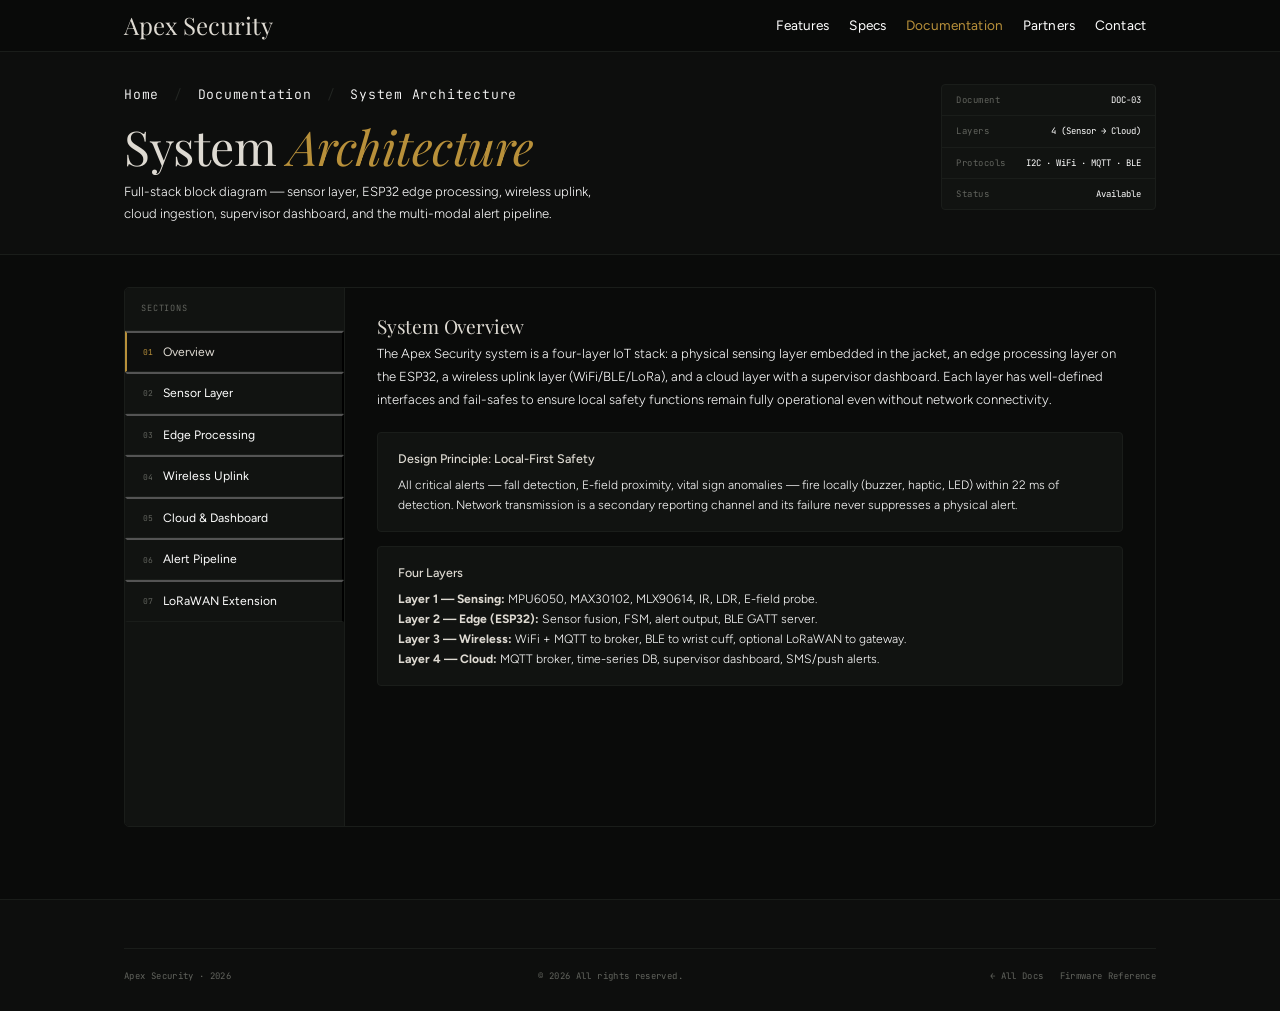
<file: system-architecture.html>
<!DOCTYPE html>
<html lang="en">
<head>
  <meta charset="UTF-8">
  <meta name="viewport" content="width=device-width, initial-scale=1.0">
  <title>System Architecture — Apex Security</title>
  <link rel="icon" type="image/png" href="https://i.ibb.co/s9g6chXV/github-1051377.png">
  <link rel="preconnect" href="https://fonts.googleapis.com">
  <link rel="preconnect" href="https://fonts.gstatic.com" crossorigin>
  <link href="https://fonts.googleapis.com/css2?family=Playfair+Display:ital,wght@0,400;0,500;1,400&family=Figtree:wght@300;400;500&family=JetBrains+Mono:wght@400&display=swap" rel="stylesheet">
  <link rel="stylesheet" href="style.css">
</head>
<body>

<nav class="nav" id="nav">
  <div class="nav-inner">
    <a href="index.html" class="nav-brand">Apex Security</a>
    <div class="nav-links">
      <a href="index.html#features">Features</a>
      <a href="index.html#specs">Specs</a>
      <a href="documentation.html" class="active">Documentation</a>
      <a href="partners.html">Partners</a>
      <a href="index.html#contact">Contact</a>
    </div>
    <button class="nav-toggle" id="tog"><span></span><span></span></button>
  </div>
</nav>
<div class="mob" id="mob">
  <a href="index.html">Overview</a>
  <a href="documentation.html">Documentation</a>
  <a href="partners.html">Partners</a>
</div>

<!-- PAGE HEAD -->
<header class="circ-head">
  <div class="circ-head-inner">
    <div>
      <p class="crumb"><a href="index.html">Home</a> <span>/</span> <a href="documentation.html">Documentation</a> <span>/</span> System Architecture</p>
      <h1>System <em>Architecture</em></h1>
      <p>Full-stack block diagram — sensor layer, ESP32 edge processing, wireless uplink, cloud ingestion, supervisor dashboard, and the multi-modal alert pipeline.</p>
    </div>
    <div class="circ-meta">
      <div class="cm-row"><span>Document</span><span>DOC-03</span></div>
      <div class="cm-row"><span>Layers</span><span>4 (Sensor → Cloud)</span></div>
      <div class="cm-row"><span>Protocols</span><span>I2C · WiFi · MQTT · BLE</span></div>
      <div class="cm-row"><span>Status</span><span class="cm-live">Available</span></div>
    </div>
  </div>
</header>

<!-- CONTENT -->
<div class="wrap" style="padding-top:0;padding-bottom:0;">
  <div class="fw-layout reveal">

    <nav class="fw-sidebar">
      <div class="fw-sidebar-title">SECTIONS</div>
      <button class="fw-nav-item active" onclick="fwShow('overview',this)">
        <span class="fw-nav-num">01</span>
        <span class="fw-nav-label">Overview</span>
      </button>
      <button class="fw-nav-item" onclick="fwShow('sensor',this)">
        <span class="fw-nav-num">02</span>
        <span class="fw-nav-label">Sensor Layer</span>
      </button>
      <button class="fw-nav-item" onclick="fwShow('edge',this)">
        <span class="fw-nav-num">03</span>
        <span class="fw-nav-label">Edge Processing</span>
      </button>
      <button class="fw-nav-item" onclick="fwShow('wireless',this)">
        <span class="fw-nav-num">04</span>
        <span class="fw-nav-label">Wireless Uplink</span>
      </button>
      <button class="fw-nav-item" onclick="fwShow('cloud',this)">
        <span class="fw-nav-num">05</span>
        <span class="fw-nav-label">Cloud & Dashboard</span>
      </button>
      <button class="fw-nav-item" onclick="fwShow('alert',this)">
        <span class="fw-nav-num">06</span>
        <span class="fw-nav-label">Alert Pipeline</span>
      </button>
      <button class="fw-nav-item" onclick="fwShow('lora',this)">
        <span class="fw-nav-num">07</span>
        <span class="fw-nav-label">LoRaWAN Extension</span>
      </button>
    </nav>

    <div class="fw-content">

      <div class="fw-section active" id="fw-overview">
        <h2>System Overview</h2>
        <p>The Apex Security system is a four-layer IoT stack: a physical sensing layer embedded in the jacket, an edge processing layer on the ESP32, a wireless uplink layer (WiFi/BLE/LoRa), and a cloud layer with a supervisor dashboard. Each layer has well-defined interfaces and fail-safes to ensure local safety functions remain fully operational even without network connectivity.</p>
        <div class="fw-block">
          <h4>Design Principle: Local-First Safety</h4>
          <p>All critical alerts — fall detection, E-field proximity, vital sign anomalies — fire locally (buzzer, haptic, LED) within 22 ms of detection. Network transmission is a secondary reporting channel and its failure never suppresses a physical alert.</p>
        </div>
        <div class="fw-block">
          <h4>Four Layers</h4>
          <p><strong style="color:var(--text)">Layer 1 — Sensing:</strong> MPU6050, MAX30102, MLX90614, IR, LDR, E-field probe.<br>
          <strong style="color:var(--text)">Layer 2 — Edge (ESP32):</strong> Sensor fusion, FSM, alert output, BLE GATT server.<br>
          <strong style="color:var(--text)">Layer 3 — Wireless:</strong> WiFi + MQTT to broker, BLE to wrist cuff, optional LoRaWAN to gateway.<br>
          <strong style="color:var(--text)">Layer 4 — Cloud:</strong> MQTT broker, time-series DB, supervisor dashboard, SMS/push alerts.</p>
        </div>
      </div>

      <div class="fw-section" id="fw-sensor">
        <h2>Layer 1 — Sensor Layer</h2>
        <p>Five sensing subsystems feed into the ESP32 via I2C and GPIO. The sensor layer is physically distributed across the jacket: IMU at the back collar, PPG sensor at the wrist cuff, IR thermometer at the chest collar, IR proximity at the sleeve, and the E-field antenna at the shoulder.</p>
        <table class="thresh-table">
          <thead><tr><th>Sensor</th><th>Interface</th><th>Location</th><th>Sample Rate</th><th>Data</th></tr></thead>
          <tbody>
            <tr><td>MPU6050</td><td><span class="chip">I2C 0x68</span></td><td>Back collar</td><td>100 Hz</td><td>Accel XYZ, Gyro XYZ</td></tr>
            <tr><td>MAX30102</td><td><span class="chip">I2C 0x57</span></td><td>Wrist cuff</td><td>25 Hz</td><td>IR / Red PPG waveforms</td></tr>
            <tr><td>MLX90614</td><td><span class="chip">I2C 0x5A</span></td><td>Chest collar</td><td>10 Hz</td><td>Skin temp, ambient temp</td></tr>
            <tr><td>IR Proximity</td><td><span class="chip">GPIO 34</span></td><td>Sleeve edge</td><td>20 Hz</td><td>Digital presence signal</td></tr>
            <tr><td>LDR</td><td><span class="chip">ADC GPIO35</span></td><td>Shoulder</td><td>20 Hz</td><td>12-bit light level</td></tr>
            <tr><td>E-Field Probe</td><td><span class="chip">ADC via CA3140</span></td><td>Shoulder</td><td>50 Hz</td><td>Amplified displacement</td></tr>
          </tbody>
        </table>
        <div class="fw-block" style="margin-top:16px;">
          <h4>I2C Bus Topology</h4>
          <p>All three I2C sensors share SDA (GPIO 21) and SCL (GPIO 22) with 4.7 kΩ pull-ups. Unique addresses eliminate bus contention. Flexible ribbon cables route through jacket seams with reinforced stress-relief at shoulder and cuff junctions.</p>
        </div>
      </div>

      <div class="fw-section" id="fw-edge">
        <h2>Layer 2 — Edge Processing</h2>
        <p>The ESP32-WROOM-32 performs all safety-critical decisions locally, with a sensor fusion pipeline that runs on Core 0 at deterministic intervals. The edge layer is intentionally designed to be self-sufficient — no cloud dependency for any alert function.</p>
        <div class="fw-block">
          <h4>Sensor Fusion Pipeline</h4>
          <p>Raw sensor samples are placed into typed FreeRTOS queues. The alertTask reads from these queues and runs: (1) SVM calculation for fall detection, (2) threshold comparison for vital signs, (3) ADC voltage comparison for E-field level. All three evaluations happen within a single 10 ms tick loop.</p>
        </div>
        <div class="fw-block">
          <h4>Alert Output Hierarchy</h4>
          <p>Three hardware outputs are driven directly from GPIO: buzzer (GPIO 26, PWM tone), haptic motor (GPIO 27, PWM strength), and status LED RGB (GPIO 12/13/14). A three-level severity system (INFO / WARNING / CRITICAL) maps to distinct patterns for each output channel.</p>
        </div>
        <div class="fw-block">
          <h4>Decision Latency</h4>
          <p>From sensor read to GPIO alert output: 22 ms typical at 10% system load, up to 57 ms at 100% load. WiFi transmission adds an additional 180 ms average over a stable LAN connection. Local alerts always fire before wireless transmission begins.</p>
        </div>
      </div>

      <div class="fw-section" id="fw-wireless">
        <h2>Layer 3 — Wireless Uplink</h2>
        <p>Three radio technologies are used in complementary roles. WiFi handles high-bandwidth cloud sync, BLE handles low-latency wrist-cuff pairing, and LoRaWAN (optional module) handles long-range transmission in sites without WiFi infrastructure.</p>
        <div class="fw-block">
          <h4>WiFi (802.11n / 2.4 GHz)</h4>
          <p>Connects to site WiFi AP. Used for MQTT broker communication, OTA firmware updates, and periodic health data sync. Transmission is event-driven to minimize radio-on time. Not suitable as the sole uplink in substations due to metallic shielding — LoRa is preferred in such environments.</p>
        </div>
        <div class="fw-block">
          <h4>BLE 5.0 (GATT Profile)</h4>
          <p>Pairs with wrist cuff (a secondary ESP32 BLE peripheral) and optionally with a supervisor's smartphone. Notifies heart rate, SpO₂, and alert events at 500 ms intervals when a client is subscribed. Range: ~10 m typical in industrial environment.</p>
        </div>
        <div class="fw-block">
          <h4>LoRaWAN SX1278 (Optional)</h4>
          <p>Slot for optional LoRa module on SPI bus. Targets large sites (substations, solar farms, construction zones) where WiFi is unavailable. Range: 5–15 km open field. Transmit power: 20 dBm. Data rate: 250–5500 bps (SF7–SF12). Low duty cycle (1%) ensures compliance with regional radio regulations.</p>
        </div>
      </div>

      <div class="fw-section" id="fw-cloud">
        <h2>Layer 4 — Cloud &amp; Dashboard</h2>
        <p>The cloud layer provides persistent storage, fleet monitoring, and supervisor alerting. The reference architecture uses Mosquitto MQTT broker → InfluxDB time-series database → Grafana dashboard, all deployable on a single VPS or on-premise server.</p>
        <div class="fw-block">
          <h4>Data Pipeline</h4>
          <p>MQTT broker receives all jacket publishes. A Node.js bridge subscribes to all <code style="font-family:'JetBrains Mono',monospace;font-size:.76rem;color:var(--amber)">apex/#</code> topics and writes to InfluxDB with device ID, timestamp, and measurement tags. Grafana queries InfluxDB for real-time and historical dashboards.</p>
        </div>
        <div class="fw-block">
          <h4>Supervisor Alerts</h4>
          <p>A Node-RED or custom webhook handler monitors <code style="font-family:'JetBrains Mono',monospace;font-size:.76rem;color:var(--amber)">apex/+/alert</code> topics and dispatches SMS (Twilio), push notification (FCM), or email alerts to supervisors within 2 s of the event timestamp. Alert payloads include device ID, event type, GPS coordinates if available, and sensor values at time of event.</p>
        </div>
        <div class="fw-block">
          <h4>Retention &amp; Privacy</h4>
          <p>Health data is stored with configurable retention (default: 90 days). Device IDs are pseudonymous — mapping to workers is controlled by the site operator. All MQTT connections use TLS 1.2. InfluxDB access is restricted to the local network or VPN.</p>
        </div>
      </div>

      <div class="fw-section" id="fw-alert">
        <h2>Alert Pipeline</h2>
        <p>Alert events flow from sensor detection through local output and then to wireless notification in a defined sequence. The pipeline is designed so that each stage can operate independently — local alerts never wait for network confirmation.</p>
        <div class="fw-block">
          <h4>Stage 1 — Detection (0 ms)</h4>
          <p>alertTask detects threshold breach or FSM transition. Sets corresponding bit in xAlertEventGroup.</p>
        </div>
        <div class="fw-block">
          <h4>Stage 2 — Local Output (&lt; 22 ms)</h4>
          <p>GPIO outputs activate: buzzer tone pattern, haptic motor vibration, LED color/flash rate. Worker receives immediate tactile and auditory feedback.</p>
        </div>
        <div class="fw-block">
          <h4>Stage 3 — BLE Notify (&lt; 50 ms)</h4>
          <p>commTask reads event bit and pushes BLE notification to connected wrist cuff and smartphone. Wrist cuff mirrors local alert pattern.</p>
        </div>
        <div class="fw-block">
          <h4>Stage 4 — MQTT Publish (&lt; 250 ms)</h4>
          <p>MQTT alert message published to broker. If WiFi is unavailable, message is queued in RAM (max 10 events) and flushed on reconnection.</p>
        </div>
        <div class="fw-block">
          <h4>Stage 5 — Supervisor Notification (&lt; 2 s)</h4>
          <p>Cloud webhook triggers SMS/push/email to supervisor. Grafana alert panel marks the event on the timeline. Supervisor can acknowledge via dashboard to silence repeat notifications.</p>
        </div>
      </div>

      <div class="fw-section" id="fw-lora">
        <h2>LoRaWAN Extension</h2>
        <p>For deployment sites without reliable WiFi — electrical substations, remote transmission lines, underground cable tunnels, large construction sites — LoRaWAN replaces WiFi as the primary uplink. WiFi is then used only for local diagnostics and OTA updates when the jacket is in the maintenance zone.</p>
        <div class="fw-block">
          <h4>Gateway Architecture</h4>
          <p>A RAK7268 or similar LoRaWAN gateway is installed at the site control room. All jackets register as end-devices. The gateway forwards packets to a TTN (The Things Network) or ChirpStack network server, which routes to the same MQTT broker used for WiFi devices — the cloud layer is protocol-agnostic.</p>
        </div>
        <div class="fw-block">
          <h4>Packet Structure</h4>
          <p>LoRa payloads are binary-encoded to fit within the duty-cycle budget. A 12-byte health packet carries: device ID (2 B), heart rate (1 B), SpO₂ (1 B), skin temp × 10 (2 B), alert flags bitmask (1 B), battery % (1 B), sequence number (2 B), CRC (2 B).</p>
        </div>
        <div class="fw-block">
          <h4>Why LoRa for Substations</h4>
          <p>High-voltage yards generate intense electromagnetic interference that degrades 2.4 GHz WiFi reliability. LoRa's 433/868/915 MHz bands are less affected by metallic enclosures and EMI. Additionally, LoRa's star topology with a single gateway simplifies infrastructure deployment in sites where running Ethernet is impractical.</p>
        </div>
      </div>

    </div>
  </div>
</div>

<footer class="footer" style="margin-top:0">
  <div class="footer-inner">
    <div class="footer-bar">
      <span>Apex Security · 2026</span>
      <span>© <span id="yr"></span> All rights reserved.</span>
      <nav>
        <a href="documentation.html">← All Docs</a>
        <a href="firmware.html">Firmware Reference</a>
      </nav>
    </div>
  </div>
</footer>

<script src="script.js"></script>
<script>
function fwShow(id, btn) {
  document.querySelectorAll('.fw-section').forEach(s => s.classList.remove('active'));
  document.querySelectorAll('.fw-nav-item').forEach(b => b.classList.remove('active'));
  document.getElementById('fw-' + id).classList.add('active');
  btn.classList.add('active');
}
</script>
</body>
</html>
</file>
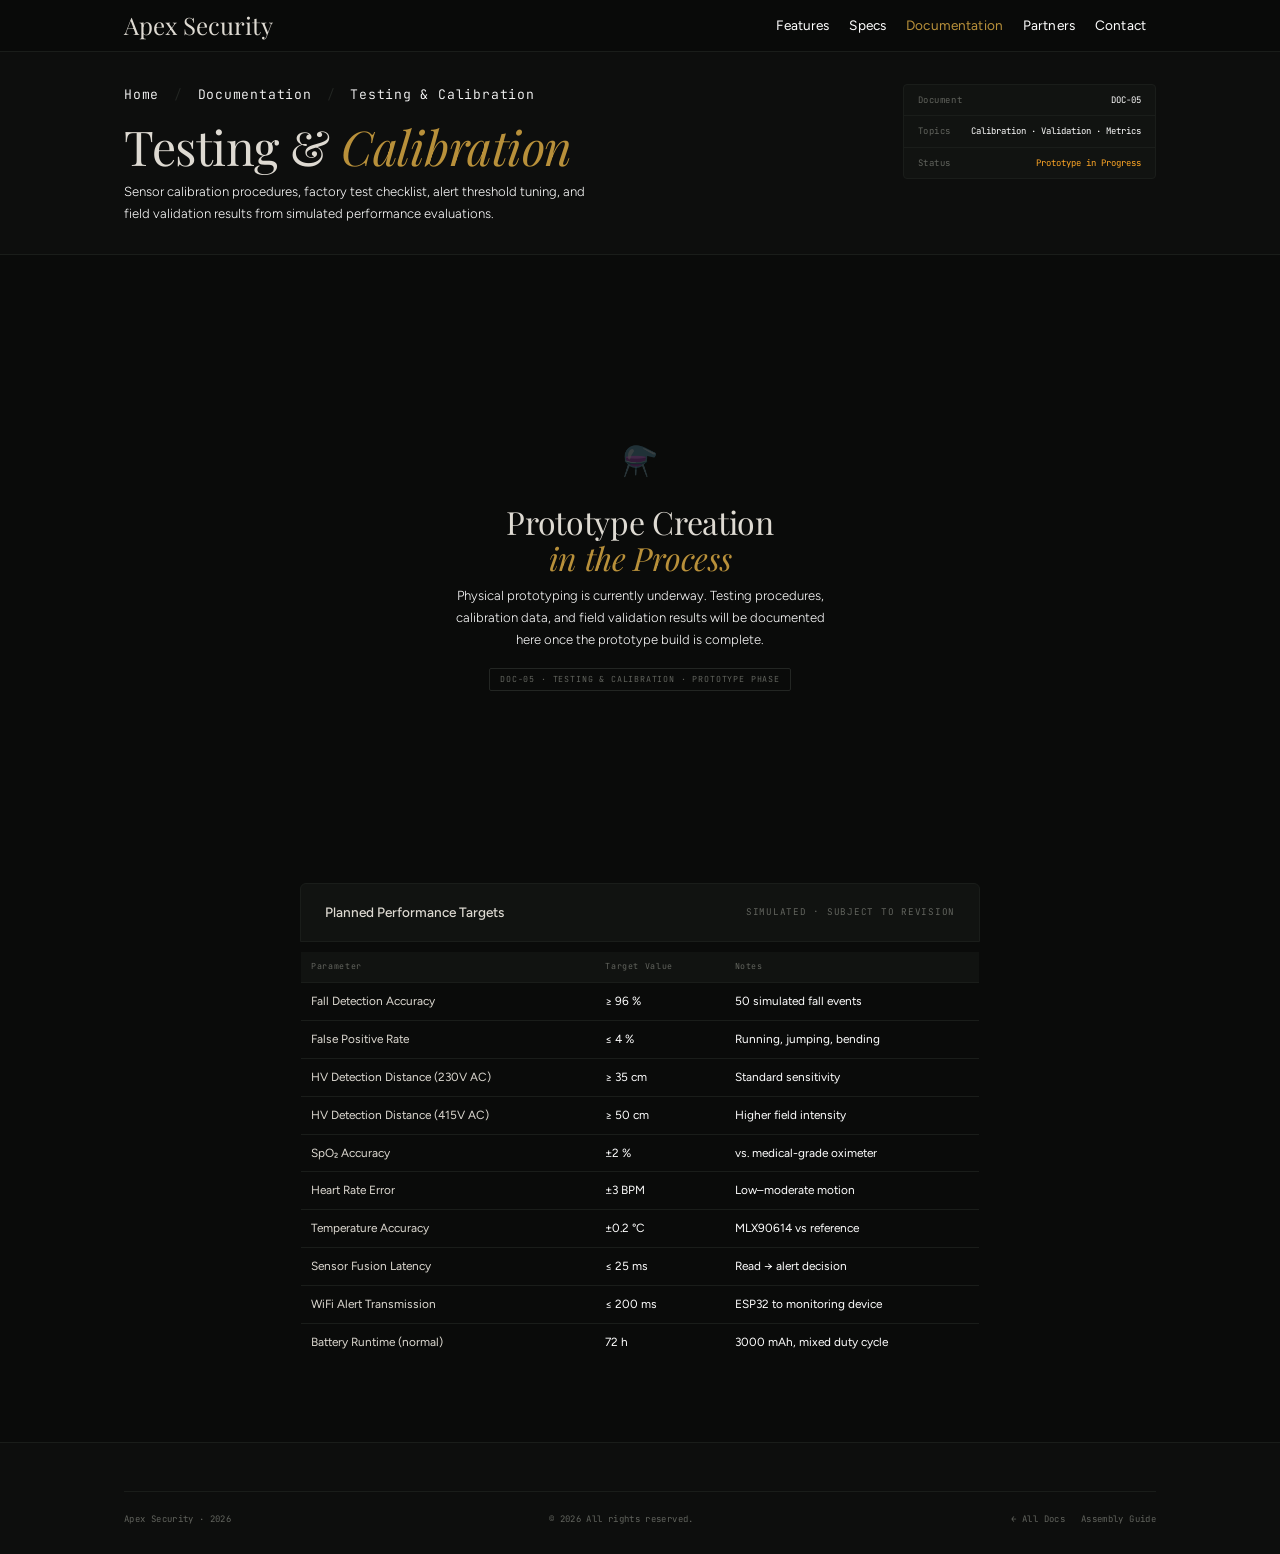
<file: testing.html>
<!DOCTYPE html>
<html lang="en">
<head>
  <meta charset="UTF-8">
  <meta name="viewport" content="width=device-width, initial-scale=1.0">
  <title>Testing & Calibration — Apex Security</title>
  <link rel="icon" type="image/png" href="https://i.ibb.co/s9g6chXV/github-1051377.png">
  <link rel="preconnect" href="https://fonts.googleapis.com">
  <link rel="preconnect" href="https://fonts.gstatic.com" crossorigin>
  <link href="https://fonts.googleapis.com/css2?family=Playfair+Display:ital,wght@0,400;0,500;1,400&family=Figtree:wght@300;400;500&family=JetBrains+Mono:wght@400&display=swap" rel="stylesheet">
  <link rel="stylesheet" href="style.css">
</head>
<body>

<nav class="nav" id="nav">
  <div class="nav-inner">
    <a href="index.html" class="nav-brand">Apex Security</a>
    <div class="nav-links">
      <a href="index.html#features">Features</a>
      <a href="index.html#specs">Specs</a>
      <a href="documentation.html" class="active">Documentation</a>
      <a href="partners.html">Partners</a>
      <a href="index.html#contact">Contact</a>
    </div>
    <button class="nav-toggle" id="tog"><span></span><span></span></button>
  </div>
</nav>
<div class="mob" id="mob">
  <a href="index.html">Overview</a>
  <a href="documentation.html">Documentation</a>
  <a href="partners.html">Partners</a>
</div>

<header class="circ-head">
  <div class="circ-head-inner">
    <div>
      <p class="crumb"><a href="index.html">Home</a> <span>/</span> <a href="documentation.html">Documentation</a> <span>/</span> Testing & Calibration</p>
      <h1>Testing &amp; <em>Calibration</em></h1>
      <p>Sensor calibration procedures, factory test checklist, alert threshold tuning, and field validation results from simulated performance evaluations.</p>
    </div>
    <div class="circ-meta">
      <div class="cm-row"><span>Document</span><span>DOC-05</span></div>
      <div class="cm-row"><span>Topics</span><span>Calibration · Validation · Metrics</span></div>
      <div class="cm-row"><span>Status</span><span style="color:#ffa726;">Prototype in Progress</span></div>
    </div>
  </div>
</header>

<div class="wrap" style="padding-top:40px;padding-bottom:80px;">
  <div class="status-page reveal">
    <div class="status-icon">⚗️</div>
    <h2>Prototype Creation<br><em>in the Process</em></h2>
    <p>Physical prototyping is currently underway. Testing procedures, calibration data, and field validation results will be documented here once the prototype build is complete.</p>
    <span class="status-tag">DOC-05 · TESTING & CALIBRATION · PROTOTYPE PHASE</span>
  </div>

  <!-- Preview of planned metrics -->
  <div style="max-width:680px;margin:0 auto;margin-top:48px;" class="reveal">
    <div style="padding:18px 24px;background:var(--surface);border:1px solid var(--border);border-radius:6px 6px 0 0;display:flex;align-items:center;justify-content:space-between;">
      <span style="font-family:'Figtree',sans-serif;font-size:.85rem;font-weight:500;color:var(--text);">Planned Performance Targets</span>
      <span style="font-family:'JetBrains Mono',monospace;font-size:.58rem;color:var(--faint);letter-spacing:.08em;">SIMULATED · SUBJECT TO REVISION</span>
    </div>
    <table class="thresh-table" style="border:1px solid var(--border);border-top:none;border-radius:0 0 6px 6px;overflow:hidden;">
      <thead>
        <tr><th>Parameter</th><th>Target Value</th><th>Notes</th></tr>
      </thead>
      <tbody>
        <tr><td>Fall Detection Accuracy</td><td>≥ 96 %</td><td>50 simulated fall events</td></tr>
        <tr><td>False Positive Rate</td><td>≤ 4 %</td><td>Running, jumping, bending</td></tr>
        <tr><td>HV Detection Distance (230V AC)</td><td>≥ 35 cm</td><td>Standard sensitivity</td></tr>
        <tr><td>HV Detection Distance (415V AC)</td><td>≥ 50 cm</td><td>Higher field intensity</td></tr>
        <tr><td>SpO₂ Accuracy</td><td>±2 %</td><td>vs. medical-grade oximeter</td></tr>
        <tr><td>Heart Rate Error</td><td>±3 BPM</td><td>Low–moderate motion</td></tr>
        <tr><td>Temperature Accuracy</td><td>±0.2 °C</td><td>MLX90614 vs reference</td></tr>
        <tr><td>Sensor Fusion Latency</td><td>≤ 25 ms</td><td>Read → alert decision</td></tr>
        <tr><td>WiFi Alert Transmission</td><td>≤ 200 ms</td><td>ESP32 to monitoring device</td></tr>
        <tr><td>Battery Runtime (normal)</td><td>72 h</td><td>3000 mAh, mixed duty cycle</td></tr>
      </tbody>
    </table>
  </div>
</div>

<footer class="footer" style="margin-top:0">
  <div class="footer-inner">
    <div class="footer-bar">
      <span>Apex Security · 2026</span>
      <span>© <span id="yr"></span> All rights reserved.</span>
      <nav>
        <a href="documentation.html">← All Docs</a>
        <a href="assembly.html">Assembly Guide</a>
      </nav>
    </div>
  </div>
</footer>

<script src="script.js"></script>
</body>
</html>
</file>
<file: style.css>
/* ── Apex Security · style.css ──────────────────────────── */
*, *::before, *::after { box-sizing: border-box; margin: 0; padding: 0; }
html { scroll-behavior: smooth; scroll-padding-top: 56px; }

:root {
  --bg:        #0a0b0a;
  --bg2:       #0d0e0d;
  --surface:   #111311;
  --border:    #1a1d1a;
  --border2:   #232623;
  --text:      #dedad2;
  --muted:     #ffffff;
  --faint:     #62645e;
  --amber:     #b8903a;
  --amber-dim: #7a5e25;
  --amber-bg:  rgba(184,144,58,.06);
  --nav-h:     52px;
  --max:       1080px;
  --ease:      cubic-bezier(.4,0,.2,1);
}

body {
  overflow-x: hidden;
}
.hero::after {
  left: 50%;
  transform: translate(-50%, -50%);
  width: 100%;
  max-width: 100vw;
}
body {
  background: var(--bg);
  color: var(--text);
  font-family: 'Figtree', sans-serif;
  font-size: 16px;
  line-height: 1.6;
  -webkit-font-smoothing: antialiased;
  overflow-x: hidden;
}

a { text-decoration: none; color: inherit; }
img { display: block; width: 100%; height: 100%; object-fit: cover; }
::-webkit-scrollbar { width: 3px; }
::-webkit-scrollbar-track { background: var(--bg); }
::-webkit-scrollbar-thumb { background: var(--border2); }

h1, h2, h3 {
  font-family: 'Playfair Display', Georgia, serif;
  font-weight: 400;
  line-height: 1.1;
  letter-spacing: -.01em;
  color: var(--text);
}
em { font-style: italic; color: var(--amber); }

/* ── NAV ─────────────────────────────────────── */
.nav {
  position: fixed; top: 0; left: 0; right: 0;
  height: var(--nav-h);
  background: rgba(10,11,10,.97);
  backdrop-filter: blur(20px);
  border-bottom: 1px solid var(--border);
  z-index: 100;
  transition: border-color .3s;
}
.nav.scrolled { border-color: var(--border2); }
.nav-inner {
  max-width: var(--max); margin: 0 auto; padding: 0 24px;
  height: 100%; display: flex; align-items: center;
  justify-content: space-between; gap: 20px;
}
.nav-brand {
  font-family: 'Playfair Display', serif; font-size: 1.5rem;
  color: var(--text); transition: color .2s; flex-shrink: 0;
}
.nav-brand:hover { color: var(--amber); }
.nav-links { display: flex; align-items: center; gap: 0; }
.nav-links a {
  font-size: .85rem; color: var(--muted); padding: 5px 10px;
  border-radius: 4px; transition: color .2s, background .2s; letter-spacing: .01em;
}
.nav-links a:hover { color: var(--text); background: var(--surface); }
.nav-links a.active { color: var(--amber); }
.nav-toggle {
  display: none; flex-direction: column; gap: 5px;
  background: none; border: none; cursor: pointer; padding: 4px;
}
.nav-toggle span {
  display: block; width: 18px; height: 1.5px;
  background: var(--muted); transition: all .25s var(--ease);
}
.nav-toggle.open span:first-child { transform: translateY(6.5px) rotate(45deg); }
.nav-toggle.open span:last-child  { transform: translateY(-6.5px) rotate(-45deg); }
.mob {
  position: fixed; inset: 0; background: var(--bg); z-index: 99;
  display: flex; flex-direction: column; justify-content: center;
  padding: 40px; gap: 4px; transform: translateY(-100%);
  transition: transform .35s var(--ease);
}
.mob.open { transform: none; }
.mob a {
  font-family: 'Playfair Display', serif;
  font-size: clamp(1.8rem, 5vw, 2.8rem);
  color: var(--muted); padding: 8px 0;
  border-bottom: 1px solid var(--border); transition: color .2s;
}
.mob a:hover { color: var(--text); }

/* ── SHARED UTILITIES ─────────────────────────── */
.wrap { max-width: var(--max); margin: 0 auto; padding: 0 24px; }
.label {
  font-family: 'JetBrains Mono', monospace; font-size: .62rem;
  letter-spacing: .12em; color: var(--amber); display: block;
  margin-bottom: 10px; text-transform: uppercase;
}
.chip {
  display: inline-block; font-family: 'JetBrains Mono', monospace;
  font-size: .56rem; padding: 2px 7px; border: 1px solid var(--border2);
  color: var(--faint); border-radius: 2px; white-space: nowrap;
}
.btn {
  display: inline-flex; align-items: center; gap: 6px;
  padding: 9px 18px; font-size: .82rem; border-radius: 4px;
  transition: opacity .2s, transform .15s; font-family: 'Figtree', sans-serif;
}
.btn:hover { opacity: .8; transform: translateY(-1px); }
.btn-solid { background: var(--amber); color: #0a0b0a; font-weight: 500; }
.btn-outline { border: 1px solid var(--border2); color: var(--muted); transition: border-color .2s, color .2s; }
.btn-outline:hover { border-color: var(--muted); color: var(--text); opacity: 1; transform: none; }
.btn-outlined { border: 1px solid var(--border2); color: var(--muted); transition: border-color .2s, color .2s; }
.btn-outlined:hover { border-color: var(--amber-dim); color: var(--amber); opacity: 1; transform: none; }
.reveal { opacity: 1; transform: none; }

/* ── FOOTER ───────────────────────────────────── */
.footer {
  border-top: 1px solid var(--border);
  padding: 48px 0 28px; margin-top: 80px;
  background: var(--bg2);
}
.footer-inner { max-width: var(--max); margin: 0 auto; padding: 0 24px; }
.footer-names { display: flex; flex-direction: column; gap: 2px; margin-bottom: 32px; }
.footer-names a {
  font-family: 'Playfair Display', serif;
  font-size: clamp(1.4rem, 3vw, 2.2rem); color: var(--muted);
  width: fit-content; transition: color .2s; border-bottom: 1px solid transparent;
}
.footer-names a:hover { color: var(--text); border-color: var(--border2); }
.footer-names > span {
  font-family: 'JetBrains Mono', monospace; font-size: .58rem;
  color: var(--faint); letter-spacing: .1em; margin-bottom: 10px;
}
.footer-bar {
  display: flex; align-items: center; justify-content: space-between;
  flex-wrap: wrap; gap: 12px; padding-top: 20px;
  border-top: 1px solid var(--border);
  font-family: 'JetBrains Mono', monospace;
  font-size: .56rem; color: var(--faint); letter-spacing: .04em;
}
.footer-bar nav { display: flex; gap: 16px; }
.footer-bar nav a { color: var(--faint); transition: color .2s; }
.footer-bar nav a:hover { color: var(--muted); }

/* ── HERO ─────────────────────────────────────── */
.hero {
  min-height: 100vh; padding-top: var(--nav-h);
  display: grid; grid-template-columns: 1fr 180px;
  align-items: center; gap: 32px;
  max-width: var(--max); margin: 0 auto;
  padding-left: 24px; padding-right: 24px; position: relative;
}
.hero::after {
  content: ''; position: absolute; top: 50%; left: -5%;
  width: 600px; height: 600px;
  background: radial-gradient(circle, rgba(184,144,58,.03) 0%, transparent 65%);
  transform: translateY(-50%); pointer-events: none;
}
.hero-content { padding: 64px 0; position: relative; z-index: 1; }
.hero-eye {
  font-family: 'JetBrains Mono', monospace; font-size: .62rem;
  color: var(--faint); letter-spacing: .14em; margin-bottom: 22px; text-transform: uppercase;
}
.hero-title { font-size: clamp(2.8rem, 6vw, 5rem); margin-bottom: 20px; }
.hero-desc {
  font-size: .95rem; color: var(--muted); max-width: 440px;
  line-height: 1.85; font-weight: 300; margin-bottom: 28px;
}
.hero-btns { display: flex; flex-wrap: wrap; gap: 10px; margin-bottom: 36px; }
.hero-aside {
  border-left: 1px solid var(--border); padding-left: 24px;
  display: flex; flex-direction: column; position: relative; z-index: 1;
}
.h-stat { padding: 20px 0; border-bottom: 1px solid var(--border); }
.h-stat:last-child { border-bottom: none; }
.h-stat-num {
  font-family: 'Playfair Display', serif; font-size: 2rem;
  color: var(--text); line-height: 1; margin-bottom: 4px;
}
.h-stat-num sup { font-size: 1rem; color: var(--amber); vertical-align: super; }
.h-stat p {
  font-family: 'JetBrains Mono', monospace; font-size: .52rem;
  color: var(--faint); letter-spacing: .05em; line-height: 1.4;
}

/* Gallery */
.gallery {
  display: grid; grid-template-columns: 1fr 1fr 1fr;
  gap: 1px; background: var(--border);
  border-top: 1px solid var(--border); border-bottom: 1px solid var(--border);
}
.g-img { position: relative; overflow: hidden; }
.g-img img {
  height: 300px;
  filter: brightness(.35) saturate(.2) contrast(1.15);
  transition: filter .6s var(--ease), transform .7s var(--ease);
}
.g-img--tall img { height: 300px; }
.g-img:hover img { filter: brightness(.5) saturate(.4) contrast(1.1); transform: scale(1.04); }
.g-img figcaption {
  position: absolute; bottom: 0; left: 0; right: 0;
  padding: 28px 14px 12px;
  background: linear-gradient(to top, rgba(10,11,10,.97), transparent);
  font-family: 'JetBrains Mono', monospace; font-size: .54rem;
  color: rgba(74,77,72,.8); letter-spacing: .07em;
}

/* Features */
.sec { padding: 72px 0; }
.sec-head { margin-bottom: 48px; }
.sec-head h2 { font-size: clamp(1.6rem, 3.5vw, 2.4rem); margin-bottom: 10px; }
.sec-head p { font-size: .86rem; color: var(--muted); font-weight: 300; max-width: 400px; line-height: 1.7; }
.sec--tint { background: var(--bg2); }

.feat-grid {
  display: grid; grid-template-columns: repeat(3, 1fr);
  gap: 1px; background: var(--border);
  border: 1px solid var(--border); border-radius: 5px; overflow: hidden;
}
.feat { background: var(--bg); padding: 26px 22px; transition: background .2s; }
.feat:hover { background: var(--surface); }
.feat-n {
  font-family: 'JetBrains Mono', monospace; font-size: .52rem;
  color: var(--faint); letter-spacing: .1em; display: block; margin-bottom: 10px;
}
.feat h3 {
  font-size: .95rem; color: var(--text); font-family: 'Playfair Display', serif;
  margin-bottom: 6px; font-weight: 400;
}
.feat p { font-size: .78rem; color: var(--muted); font-weight: 300; line-height: 1.65; margin-bottom: 14px; }
.feat-tag { font-family: 'JetBrains Mono', monospace; font-size: .52rem; color: var(--faint); letter-spacing: .06em; }

/* Specs */
.specs-layout { display: grid; grid-template-columns: 1fr 240px; gap: 24px; align-items: start; }
.specs-table-wrap { border: 1px solid var(--border); border-radius: 5px; overflow: hidden; }
.specs-table { width: 100%; border-collapse: collapse; }
.specs-table thead th {
  font-family: 'JetBrains Mono', monospace; font-size: .52rem; font-weight: 400;
  color: var(--faint); letter-spacing: .1em; padding: 10px 12px;
  text-align: left; background: var(--surface); border-bottom: 1px solid var(--border);
}
.specs-table tbody tr { border-bottom: 1px solid var(--border); transition: background .15s; }
.specs-table tbody tr:last-child { border-bottom: none; }
.specs-table tbody tr:hover { background: var(--surface); }
.specs-table td { padding: 9px 12px; font-size: .78rem; color: var(--muted); font-weight: 300; }
.specs-table td:first-child { color: var(--text); font-size: .76rem; }
.specs-table td.part { font-family: 'JetBrains Mono', monospace; font-size: .7rem; color: var(--text); }
.specs-aside { display: flex; flex-direction: column; gap: 0; }
.aside-block {
  padding: 16px 18px; border: 1px solid var(--border); border-bottom: none;
}
.aside-block:first-child { border-radius: 5px 5px 0 0; }
.aside-block:last-child { border-bottom: 1px solid var(--border); border-radius: 0 0 5px 5px; }
.aside-block h4 { font-family: 'Figtree', sans-serif; font-size: .76rem; font-weight: 500; color: var(--text); margin-bottom: 6px; }
.aside-block p { font-size: .74rem; color: var(--muted); line-height: 1.6; font-weight: 300; }
.aside-link {
  display: inline-block; font-family: 'JetBrains Mono', monospace;
  font-size: .56rem; color: var(--amber); letter-spacing: .05em;
  margin-top: 8px; transition: opacity .2s;
}
.aside-link:hover { opacity: .7; }

/* ── RESEARCH STRIP on index ──────────────────── */
.research-strip {
  padding: 56px 0; border-top: 1px solid var(--border);
  border-bottom: 1px solid var(--border); background: var(--bg2); position: relative; overflow: hidden;
}
.research-strip::before {
  content: ''; position: absolute; top: -60px; right: -80px;
  width: 500px; height: 500px;
  background: radial-gradient(circle, rgba(184,144,58,.03) 0%, transparent 65%);
  pointer-events: none;
}
.research-strip-inner {
  max-width: var(--max); margin: 0 auto; padding: 0 24px;
  display: grid; grid-template-columns: 1fr auto; gap: 40px; align-items: center;
}
.research-meta { display: flex; flex-direction: column; gap: 14px; }
.research-journal-tag { display: inline-flex; align-items: center; gap: 8px; }
.research-journal-tag span:first-child {
  font-family: 'JetBrains Mono', monospace; font-size: .54rem;
  color: var(--amber); letter-spacing: .1em; text-transform: uppercase;
  border: 1px solid var(--amber-dim); padding: 2px 8px; border-radius: 2px;
}
.research-journal-tag span:last-child {
  font-family: 'JetBrains Mono', monospace; font-size: .54rem;
  color: var(--faint); letter-spacing: .06em;
}
.research-strip h2 {
  font-size: clamp(1.1rem, 2.5vw, 1.7rem); line-height: 1.25; max-width: 600px;
}
.research-strip-details { display: flex; flex-wrap: wrap; gap: 24px; margin-top: 4px; }
.rsd-item { display: flex; flex-direction: column; gap: 2px; }
.rsd-label { font-family: 'JetBrains Mono', monospace; font-size: .5rem; color: var(--faint); letter-spacing: .08em; text-transform: uppercase; }
.rsd-value { font-size: .76rem; color: var(--muted); font-weight: 300; }
.research-strip-cta { display: flex; flex-direction: column; gap: 10px; align-items: flex-end; flex-shrink: 0; }

/* ── CRUMB / CIRC-HEAD ───────────────────────── */
.crumb {
  font-family: 'JetBrains Mono', monospace; font-size: .54rem;
  color: var(--faint); letter-spacing: .06em; margin-bottom: 14px;
}
.crumb a { transition: color .2s; }
.crumb a:hover { color: var(--muted); }
.crumb span { margin: 0 6px; color: var(--border2); }

.circ-head {
  padding-top: calc(var(--nav-h) + 32px); padding-bottom: 28px;
  border-bottom: 1px solid var(--border); background: var(--bg2);
}
.circ-head-inner {
  max-width: var(--max); margin: 0 auto; padding: 0 24px;
  display: flex; justify-content: space-between; align-items: flex-start; gap: 24px;
}
.circ-head h1 { font-size: clamp(1.8rem, 4vw, 3rem); margin-bottom: 8px; }
.circ-head p { font-size: .82rem; color: var(--muted); max-width: 480px; line-height: 1.7; font-weight: 300; }
.circ-meta {
  border: 1px solid var(--border); border-radius: 4px; overflow: hidden;
  flex-shrink: 0; background: var(--surface);
}
.cm-row {
  display: flex; justify-content: space-between; gap: 20px;
  padding: 8px 14px; border-bottom: 1px solid var(--border);
  font-family: 'JetBrains Mono', monospace; font-size: .56rem;
}
.cm-row:last-child { border-bottom: none; }
.cm-row span:first-child { color: var(--faint); letter-spacing: .06em; }
.cm-row span:last-child { color: var(--muted); }

/* Tabs */
.tabs {
  max-width: var(--max); margin: 0 auto; padding: 24px 24px 0;
  display: flex; gap: 0; border-bottom: 1px solid var(--border);
  overflow-x: auto; scrollbar-width: none;
}
.tabs::-webkit-scrollbar { display: none; }
.tab-btn {
  font-family: 'JetBrains Mono', monospace; font-size: .62rem;
  color: var(--faint); padding: 8px 16px; border: none; background: none;
  cursor: pointer; border-bottom: 2px solid transparent;
  transition: color .2s, border-color .2s; letter-spacing: .06em; white-space: nowrap;
}
.tab-btn:hover { color: var(--muted); }
.tab-btn.active { color: var(--amber); border-bottom-color: var(--amber); }

/* Legend */
.legend { border-bottom: 1px solid var(--border); }
.legend-inner {
  max-width: var(--max); margin: 0 auto; padding: 14px 24px;
  display: flex; gap: 20px; flex-wrap: wrap;
}
.leg-item {
  display: flex; align-items: center; gap: 6px;
  font-family: 'JetBrains Mono', monospace; font-size: .52rem;
  color: var(--faint); letter-spacing: .05em;
}
.leg-dot { width: 8px; height: 8px; border-radius: 50%; flex-shrink: 0; }

/* Panels */
.panels { max-width: var(--max); margin: 0 auto; padding: 28px 24px 64px; }
.panel { display: none; }
.panel.active { display: grid; grid-template-columns: 1fr 320px; gap: 24px; align-items: start; }
.svg-wrap {
  border: 1px solid var(--border); border-radius: 5px; overflow: hidden;
  background: #070908; padding: 16px;
}
.svg-wrap svg { width: 100%; height: auto; display: block; }
.panel-info { display: flex; flex-direction: column; gap: 14px; }
.panel-head {
  border: 1px solid var(--border); border-radius: 5px 5px 0 0;
  background: var(--surface); padding: 14px 16px;
  display: flex; flex-direction: column; gap: 6px;
}
.panel-head h3 { font-size: .92rem; color: var(--text); font-family: 'Playfair Display', serif; }
.ph-chips { display: flex; flex-wrap: wrap; gap: 6px; }
.panel-specs { border: 1px solid var(--border); border-top: none; border-radius: 0 0 5px 5px; overflow: hidden; }
.ps-row {
  display: flex; justify-content: space-between; align-items: center;
  padding: 8px 14px; border-bottom: 1px solid var(--border); gap: 12px;
}
.ps-row:last-child { border-bottom: none; }
.ps-label { font-family: 'JetBrains Mono', monospace; font-size: .54rem; color: var(--faint); letter-spacing: .06em; flex-shrink: 0; }
.ps-val { font-family: 'JetBrains Mono', monospace; font-size: .66rem; color: var(--muted); text-align: right; }
.panel-note {
  background: var(--amber-bg); border: 1px solid rgba(184,144,58,.1);
  border-radius: 4px; padding: 12px 14px;
}
.panel-note h4 { font-family: 'JetBrains Mono', monospace; font-size: .54rem; color: var(--amber); letter-spacing: .08em; margin-bottom: 6px; }
.panel-note p { font-size: .74rem; color: var(--muted); font-weight: 300; line-height: 1.6; }

/* Doc page head */
.doc-page-head {
  padding-top: calc(var(--nav-h) + 40px); padding-bottom: 32px;
  border-bottom: 1px solid var(--border); background: var(--bg2);
}

/* Doc list */
.doc-list {
  display: flex; flex-direction: column;
  border: 1px solid var(--border); border-radius: 5px; overflow: hidden;
}
.doc-row {
  display: flex; align-items: center; gap: 20px; padding: 22px 24px;
  border-bottom: 1px solid var(--border); transition: background .2s;
  text-decoration: none; color: inherit;
}
.doc-row:last-child { border-bottom: none; }
.doc-row:hover { background: var(--surface); }
.dr-num { font-family: 'JetBrains Mono', monospace; font-size: .56rem; color: var(--faint); width: 22px; flex-shrink: 0; letter-spacing: .06em; }
.dr-body { flex: 1; }
.dr-body h3 { font-family: 'Playfair Display', serif; font-size: .95rem; color: var(--text); margin-bottom: 4px; font-weight: 400; }
.dr-body p { font-size: .76rem; color: var(--muted); font-weight: 300; line-height: 1.6; margin-bottom: 10px; }
.dr-tags { display: flex; flex-wrap: wrap; gap: 4px; }
.dr-right { display: flex; flex-direction: column; align-items: flex-end; gap: 8px; flex-shrink: 0; }
.dr-status { font-family: 'JetBrains Mono', monospace; font-size: .52rem; letter-spacing: .06em; padding: 2px 8px; border-radius: 2px; }
.dr-status--live { color: var(--amber); background: var(--amber-bg); border: 1px solid rgba(184,144,58,.12); }
.dr-status--soon { color: var(--faint); background: var(--surface); border: 1px solid var(--border2); }
.dr-arrow { font-size: .8rem; color: var(--faint); transition: color .2s, transform .2s; }
.doc-row:hover .dr-arrow { color: var(--amber); transform: translateX(3px); }

/* ── PARTNERS PAGE ───────────────────────────── */
.partners-head {
  padding-top: calc(var(--nav-h) + 40px); padding-bottom: 40px;
  border-bottom: 1px solid var(--border); background: var(--bg2);
}
.partners-grid {
  display: grid; grid-template-columns: 1fr 1fr; gap: 1px;
  background: var(--border); border: 1px solid var(--border);
  border-radius: 5px; overflow: hidden; margin-top: 40px;
}
.partner-group { background: var(--bg); }
.partner-group-header {
  padding: 16px 24px; background: var(--surface);
  border-bottom: 1px solid var(--border);
  display: flex; align-items: center; justify-content: space-between;
}
.partner-group-header h3 { font-family: 'JetBrains Mono', monospace; font-size: .58rem; color: var(--faint); letter-spacing: .12em; font-weight: 400; }
.partner-group-num { font-family: 'JetBrains Mono', monospace; font-size: .54rem; color: var(--faint); letter-spacing: .08em; }
.partner-list { padding: 0; }
.partner-item {
  display: flex; align-items: center; gap: 14px; padding: 16px 24px;
  border-bottom: 1px solid var(--border); transition: background .2s;
}
.partner-item:last-child { border-bottom: none; }
.partner-item:hover { background: var(--surface); }
.partner-idx { font-family: 'JetBrains Mono', monospace; font-size: .5rem; color: var(--faint); letter-spacing: .06em; width: 18px; flex-shrink: 0; }
.partner-name { font-family: 'Playfair Display', serif; font-size: .9rem; color: var(--text); line-height: 1.2; }
.partner-item--lead .partner-name { color: var(--amber); }
.partner-item--lead .partner-idx { color: var(--amber-dim); }
.partner-role { font-family: 'JetBrains Mono', monospace; font-size: .5rem; color: var(--faint); letter-spacing: .08em; margin-left: auto; flex-shrink: 0; }
.partners-intro { max-width: 560px; margin-top: 40px; }
.partners-intro p { font-size: .86rem; color: var(--muted); line-height: 1.75; font-weight: 300; }

/* ── STATUS PAGE ─────────────────────────────── */
.status-page {
  min-height: 60vh; display: flex; flex-direction: column;
  align-items: center; justify-content: center;
  text-align: center; padding: 80px 24px;
}
.status-icon { font-size: 1.8rem; margin-bottom: 20px; opacity: .25; }
.status-page h2 { font-size: clamp(1.4rem, 3vw, 2rem); margin-bottom: 10px; }
.status-page p { font-size: .82rem; color: var(--muted); font-weight: 300; max-width: 380px; line-height: 1.7; }
.status-tag {
  display: inline-block; font-family: 'JetBrains Mono', monospace; font-size: .52rem;
  color: var(--faint); border: 1px solid var(--border2); padding: 4px 10px;
  border-radius: 2px; letter-spacing: .1em; margin-top: 16px;
}

/* ── FIRMWARE / SYSARCH ──────────────────────── */
.fw-layout {
  display: grid; grid-template-columns: 220px 1fr; gap: 0;
  min-height: 60vh; border: 1px solid var(--border);
  border-radius: 5px; overflow: hidden; margin: 32px 0 72px;
}
.fw-sidebar { background: var(--surface); border-right: 1px solid var(--border); }
.fw-sidebar-title {
  font-family: 'JetBrains Mono', monospace; font-size: .54rem;
  color: var(--faint); letter-spacing: .1em; padding: 14px 16px;
  border-bottom: 1px solid var(--border); text-transform: uppercase;
}
.fw-nav-item {
  display: flex; align-items: center; gap: 10px; padding: 12px 16px;
  border-bottom: 1px solid var(--border); cursor: pointer;
  transition: background .2s; background: none;
  border-left: 2px solid transparent; width: 100%; text-align: left;
}
.fw-nav-item:hover { background: var(--bg2); }
.fw-nav-item.active { background: var(--bg2); border-left-color: var(--amber); }
.fw-nav-item.active .fw-nav-label { color: var(--text); }
.fw-nav-num { font-family: 'JetBrains Mono', monospace; font-size: .5rem; color: var(--faint); }
.fw-nav-label { font-family: 'Figtree', sans-serif; font-size: .76rem; color: var(--muted); line-height: 1.2; }
.fw-nav-item.active .fw-nav-num { color: var(--amber); }
.fw-content { padding: 28px 32px; overflow-y: auto; }
.fw-section { display: none; }
.fw-section.active { display: block; animation: pIn .25s var(--ease); }
.fw-section h2 { font-size: 1.2rem; margin-bottom: 6px; }
.fw-section > p { font-size: .82rem; color: var(--muted); line-height: 1.75; font-weight: 300; margin-bottom: 20px; }
.fw-block { background: var(--surface); border: 1px solid var(--border); border-radius: 4px; padding: 16px 20px; margin-bottom: 14px; }
.fw-block h4 { font-family: 'Figtree', sans-serif; font-size: .78rem; font-weight: 500; color: var(--text); margin-bottom: 6px; }
.fw-block p { font-size: .76rem; color: var(--muted); line-height: 1.65; font-weight: 300; }
.fw-code {
  background: #050706; border: 1px solid var(--border); border-radius: 4px;
  padding: 14px 18px; font-family: 'JetBrains Mono', monospace;
  font-size: .68rem; color: #6a8e7e; line-height: 1.7; margin-bottom: 14px; overflow-x: auto;
}
.fw-code .kw { color: var(--amber); }
.fw-code .cm { color: #334840; }
.fw-code .fn { color: #528e58; }
.fw-code .str { color: #3e86a0; }

.thresh-table { width: 100%; border-collapse: collapse; font-size: .74rem; margin-top: 10px; }
.thresh-table th {
  font-family: 'JetBrains Mono', monospace; font-size: .52rem; color: var(--faint);
  letter-spacing: .08em; text-align: left; padding: 8px 10px;
  border-bottom: 1px solid var(--border); font-weight: 400; background: var(--surface);
}
.thresh-table td { padding: 9px 10px; border-bottom: 1px solid var(--border); color: var(--muted); }
.thresh-table td:first-child { color: var(--text); }
.thresh-table td .chip { font-size: .54rem; }

@keyframes pIn {
  from { opacity: 0; transform: translateY(8px); }
  to   { opacity: 1; transform: none; }
}

/* ── RESEARCH PAGE ───────────────────────────── */
.paper-head {
  padding-top: calc(var(--nav-h) + 40px); padding-bottom: 40px;
  border-bottom: 1px solid var(--border); background: var(--bg2);
  position: relative; overflow: hidden;
}
.paper-head::after {
  content: ''; position: absolute; bottom: -60px; right: -80px;
  width: 500px; height: 500px;
  background: radial-gradient(circle, rgba(184,144,58,.03) 0%, transparent 65%);
  pointer-events: none;
}
.paper-head-inner { max-width: var(--max); margin: 0 auto; padding: 0 24px; }
.paper-title {
  font-size: clamp(1.4rem, 3.2vw, 2.5rem); line-height: 1.2;
  max-width: 780px; margin: 16px 0 20px;
}
.paper-authors-row {
  display: flex; align-items: center; gap: 14px;
  flex-wrap: wrap; margin-bottom: 22px;
}
.paper-author { font-family: 'Figtree', sans-serif; font-size: .8rem; color: var(--muted); font-weight: 300; }
.paper-author sup { font-size: .58rem; color: var(--amber); }
.paper-divider { width: 1px; height: 14px; background: var(--border2); }
.paper-affil { font-family: 'JetBrains Mono', monospace; font-size: .52rem; color: var(--faint); letter-spacing: .06em; }
.paper-meta-bar {
  display: flex; flex-wrap: wrap; gap: 0;
  border: 1px solid var(--border); border-radius: 4px; overflow: hidden;
  background: var(--surface); width: fit-content;
}
.pmb-cell { padding: 9px 16px; border-right: 1px solid var(--border); display: flex; flex-direction: column; gap: 2px; }
.pmb-cell:last-child { border-right: none; }
.pmb-label { font-family: 'JetBrains Mono', monospace; font-size: .48rem; color: var(--faint); letter-spacing: .1em; text-transform: uppercase; }
.pmb-value { font-family: 'JetBrains Mono', monospace; font-size: .66rem; color: var(--muted); }
.pmb-value.amber { color: var(--amber); }

.paper-body {
  max-width: var(--max); margin: 0 auto; padding: 0 24px;
  display: grid; grid-template-columns: 1fr 260px; gap: 32px;
  padding-top: 40px; padding-bottom: 80px; align-items: start;
}
.paper-main { min-width: 0; }
.paper-section { margin-bottom: 40px; }
.paper-section-label {
  font-family: 'JetBrains Mono', monospace; font-size: .54rem;
  color: var(--amber); letter-spacing: .12em; text-transform: uppercase;
  margin-bottom: 8px; display: block;
}
.paper-section h2 {
  font-size: 1.15rem; margin-bottom: 14px;
  border-bottom: 1px solid var(--border); padding-bottom: 10px;
}
.paper-section p { font-size: .82rem; color: var(--muted); line-height: 1.9; font-weight: 300; margin-bottom: 12px; }
.paper-section p:last-child { margin-bottom: 0; }

.paper-abstract-box {
  background: var(--surface); border: 1px solid var(--border);
  border-left: 2px solid var(--amber); border-radius: 0 4px 4px 0;
  padding: 18px 20px; margin-bottom: 32px;
}
.pab-label {
  font-family: 'JetBrains Mono', monospace; font-size: .52rem;
  color: var(--amber); letter-spacing: .1em; text-transform: uppercase;
  margin-bottom: 10px; display: block;
}
.paper-abstract-box p { font-size: .8rem; color: var(--muted); line-height: 1.9; font-weight: 300; }

.paper-keywords { display: flex; flex-wrap: wrap; gap: 6px; margin-top: 12px; }
.paper-kw {
  font-family: 'JetBrains Mono', monospace; font-size: .54rem;
  color: var(--faint); border: 1px solid var(--border2); padding: 3px 8px;
  border-radius: 2px; letter-spacing: .04em;
}

.paper-figure { border: 1px solid var(--border); border-radius: 4px; overflow: hidden; margin: 20px 0; background: var(--surface); }
.paper-figure-label {
  padding: 9px 14px; border-bottom: 1px solid var(--border);
  display: flex; align-items: center; justify-content: space-between;
}
.paper-figure-label span:first-child { font-family: 'JetBrains Mono', monospace; font-size: .54rem; color: var(--amber); letter-spacing: .08em; }
.paper-figure-label span:last-child { font-family: 'JetBrains Mono', monospace; font-size: .52rem; color: var(--faint); letter-spacing: .04em; }
.paper-figure-content { padding: 20px; }
.paper-figure-caption { padding: 10px 14px; font-size: .72rem; color: var(--faint); font-style: italic; line-height: 1.5; border-top: 1px solid var(--border); }

.paper-metrics-grid {
  display: grid; grid-template-columns: repeat(3, 1fr); gap: 1px;
  background: var(--border); border: 1px solid var(--border);
  border-radius: 4px; overflow: hidden; margin: 20px 0;
}
.pm-cell { background: var(--surface); padding: 18px 12px; text-align: center; }
.pm-value { font-family: 'Playfair Display', serif; font-size: 1.6rem; color: var(--amber); line-height: 1; margin-bottom: 6px; }
.pm-label { font-family: 'JetBrains Mono', monospace; font-size: .48rem; color: var(--faint); letter-spacing: .06em; line-height: 1.4; }

.paper-table-wrap { border: 1px solid var(--border); border-radius: 4px; overflow: hidden; margin: 16px 0; }
.paper-table { width: 100%; border-collapse: collapse; }
.paper-table thead th {
  font-family: 'JetBrains Mono', monospace; font-size: .5rem; color: var(--faint);
  letter-spacing: .08em; padding: 9px 12px; text-align: left;
  background: var(--surface); border-bottom: 1px solid var(--border); font-weight: 400;
}
.paper-table tbody tr { border-bottom: 1px solid var(--border); }
.paper-table tbody tr:last-child { border-bottom: none; }
.paper-table tbody tr:hover { background: var(--surface); }
.paper-table td { padding: 8px 12px; color: var(--muted); font-size: .74rem; font-weight: 300; }
.paper-table td:first-child { color: var(--text); font-family: 'JetBrains Mono', monospace; font-size: .66rem; }

.paper-sidebar { display: flex; flex-direction: column; gap: 14px; position: sticky; top: calc(var(--nav-h) + 20px); }
.paper-toc { border: 1px solid var(--border); border-radius: 4px; overflow: hidden; }
.paper-toc-title {
  font-family: 'JetBrains Mono', monospace; font-size: .54rem; color: var(--faint);
  letter-spacing: .1em; padding: 10px 14px; border-bottom: 1px solid var(--border);
  background: var(--surface); text-transform: uppercase;
}
.paper-toc-item {
  display: block; padding: 9px 14px; font-family: 'JetBrains Mono', monospace;
  font-size: .6rem; color: var(--faint); letter-spacing: .04em;
  border-bottom: 1px solid var(--border); transition: color .2s, background .2s, border-left-color .2s;
  border-left: 2px solid transparent;
}
.paper-toc-item:last-child { border-bottom: none; }
.paper-toc-item:hover { color: var(--muted); background: var(--surface); }
.paper-toc-item.active { color: var(--amber); border-left-color: var(--amber); }
.paper-toc-num { font-size: .48rem; color: var(--faint); margin-right: 8px; }

.paper-cite-box { border: 1px solid var(--border); border-radius: 4px; overflow: hidden; }
.paper-cite-title {
  font-family: 'JetBrains Mono', monospace; font-size: .52rem; color: var(--faint);
  letter-spacing: .1em; padding: 10px 14px; border-bottom: 1px solid var(--border);
  background: var(--surface); text-transform: uppercase;
}
.paper-cite-body { padding: 14px; }
.paper-cite-text { font-size: .7rem; color: var(--muted); line-height: 1.65; font-weight: 300; font-style: italic; margin-bottom: 10px; }
.paper-cite-copy {
  width: 100%; font-family: 'JetBrains Mono', monospace; font-size: .54rem;
  color: var(--amber); background: var(--amber-bg); border: 1px solid rgba(184,144,58,.12);
  border-radius: 3px; padding: 6px; cursor: pointer; letter-spacing: .04em; transition: opacity .2s;
}
.paper-cite-copy:hover { opacity: .7; }

.paper-doi-box {
  border: 1px solid var(--border); border-radius: 4px; padding: 14px;
  background: var(--surface); display: flex; flex-direction: column; gap: 8px;
}
.paper-doi-label { font-family: 'JetBrains Mono', monospace; font-size: .5rem; color: var(--faint); letter-spacing: .1em; text-transform: uppercase; }
.paper-doi-value { font-family: 'JetBrains Mono', monospace; font-size: .64rem; color: var(--amber); word-break: break-all; }
.paper-doi-access { font-size: .7rem; color: var(--muted); font-weight: 300; }

.paper-ref-list { border: 1px solid var(--border); border-radius: 4px; overflow: hidden; }
.paper-ref-item { padding: 10px 14px; border-bottom: 1px solid var(--border); display: flex; gap: 10px; }
.paper-ref-item:last-child { border-bottom: none; }
.paper-ref-num { font-family: 'JetBrains Mono', monospace; font-size: .52rem; color: var(--amber-dim); flex-shrink: 0; margin-top: 2px; }
.paper-ref-text { font-size: .72rem; color: var(--muted); line-height: 1.55; font-weight: 300; }

/* ── RESPONSIVE ──────────────────────────────── */
@media (max-width: 900px) {
  .feat-grid { grid-template-columns: 1fr 1fr; }
  .specs-layout { grid-template-columns: 1fr; }
  .specs-aside { flex-direction: row; flex-wrap: wrap; }
  .aside-block { flex: 1; min-width: 150px; border-bottom: none; }
  .aside-block:first-child, .aside-block { border-radius: 0; }
  .aside-block:last-child { border-bottom: 1px solid var(--border); }
  .panel.active { grid-template-columns: 1fr; }
  .nav-links { display: none; }
  .nav-toggle { display: flex; }
  .doc-page-head { padding-top: calc(var(--nav-h) + 24px); padding-bottom: 28px; }
  .research-strip-inner { grid-template-columns: 1fr; }
  .research-strip-cta { align-items: flex-start; }
  .paper-body { grid-template-columns: 1fr; }
  .paper-sidebar { position: static; }
  .paper-toc { display: none; }
}

@media (max-width: 768px) {
  .hero { grid-template-columns: 1fr; }
  .hero-aside {
    display: grid; grid-template-columns: repeat(3, 1fr);
    border-top: 1px solid var(--border); border-left: none;
    padding-left: 0; padding-top: 20px; gap: 10px;
  }
  .h-stat { border-bottom: none; padding: 10px 0; text-align: center; }
  .feat-grid { grid-template-columns: 1fr 1fr; }
}

@media (max-width: 700px) {
  .fw-layout { grid-template-columns: 1fr; }
  .fw-sidebar { border-right: none; border-bottom: 1px solid var(--border); display: flex; flex-wrap: wrap; }
  .fw-content { padding: 20px 16px; }
  .fw-sidebar-title { display: none; }
  .fw-nav-item { border-bottom: none; border-left: none; border-bottom: 1px solid var(--border); display: inline-flex; width: auto; }
  .fw-nav-item.active { border-bottom-color: var(--amber); border-left: none; background: var(--bg2); }
}

@media (max-width: 680px) {
  .partners-grid { grid-template-columns: 1fr; }
  .partner-item { padding: 14px 16px; }
  .partner-name { font-size: .88rem; }
  .partner-role { display: none; }
  .partners-head { padding-top: calc(var(--nav-h) + 20px); }
}

/* ── Research page local styles ── */
    .rp-head {
      padding-top: calc(var(--nav-h) + 40px);
      padding-bottom: 36px;
      border-bottom: 1px solid var(--border);
      background: var(--bg2);
    }
    .rp-head-inner {
      max-width: 820px;
      margin: 0 auto;
      padding: 0 24px;
    }
    .rp-journal-row {
      display: flex;
      align-items: center;
      gap: 10px;
      margin-bottom: 18px;
      flex-wrap: wrap;
    }
    .rp-badge {
      font-family: 'JetBrains Mono', monospace;
      font-size: .55rem;
      letter-spacing: .1em;
      text-transform: uppercase;
      color: var(--amber);
      border: 1px solid var(--amber-dim);
      padding: 2px 8px;
      border-radius: 2px;
    }
    .rp-journal-name {
      font-family: 'JetBrains Mono', monospace;
      font-size: .58rem;
      color: var(--faint);
      letter-spacing: .05em;
    }
    .rp-title {
      font-family: 'Playfair Display', serif;
      font-size: clamp(1.4rem, 3.5vw, 2.2rem);
      color: var(--text);
      line-height: 1.2;
      margin-bottom: 20px;
      font-weight: 400;
    }
    .rp-authors {
      display: flex;
      align-items: center;
      gap: 12px;
      flex-wrap: wrap;
      margin-bottom: 22px;
    }
    .rp-author {
      font-family: 'Figtree', sans-serif;
      font-size: .86rem;
      color: var(--text);
      font-weight: 400;
    }
    .rp-author sup {
      font-size: .56rem;
      color: var(--amber);
    }
    .rp-sep { width: 1px; height: 14px; background: var(--border2); flex-shrink: 0; }
    .rp-affil {
      font-family: 'JetBrains Mono', monospace;
      font-size: .54rem;
      color: var(--faint);
      letter-spacing: .04em;
      line-height: 1.6;
    }
    .rp-meta {
      display: flex;
      flex-wrap: wrap;
      border: 1px solid var(--border);
      border-radius: 4px;
      overflow: hidden;
      background: var(--surface);
    }
    .rp-meta-cell {
      padding: 9px 40px;
      border-right: 1px solid var(--border);
      display: flex;
      flex-direction: column;
      gap: 3px;
    }
    .rp-meta-cell:last-child { border-right: none; }
    .rp-meta-label {
      font-family: 'JetBrains Mono', monospace;
      font-size: .48rem;
      color: var(--faint);
      letter-spacing: .1em;
      text-transform: uppercase;
    }
    .rp-meta-value {
      font-family: 'JetBrains Mono', monospace;
      font-size: .68rem;
      color: var(--muted);
    }
    .rp-meta-value.hi { color: var(--amber); }

    /* Body layout */
    .rp-body {
      max-width: 820px;
      margin: 0 auto;
      padding: 40px 24px 80px;
      display: grid;
      grid-template-columns: 1fr 220px;
      gap: 32px;
      align-items: start;
    }
    .rp-main {}

    /* Abstract block */
    .rp-abstract {
      border: 1px solid var(--border);
      border-left: 2px solid var(--amber);
      border-radius: 0 5px 5px 0;
      background: var(--surface);
      padding: 22px 24px;
      margin-bottom: 28px;
    }
    .rp-block-label {
      font-family: 'JetBrains Mono', monospace;
      font-size: .52rem;
      color: var(--amber);
      letter-spacing: .12em;
      text-transform: uppercase;
      display: block;
      margin-bottom: 14px;
    }
    .rp-abstract p {
      font-size: .88rem;
      color: var(--muted);
      line-height: 1.9;
      font-weight: 300;
      margin-bottom: 12px;
    }
    .rp-abstract p:last-child { margin-bottom: 0; }

    /* Keywords */
    .rp-kw-block { margin-bottom: 0; }
    .rp-kw-list {
      display: flex;
      flex-wrap: wrap;
      gap: 6px;
      margin-top: 10px;
    }
    .rp-kw {
      font-family: 'JetBrains Mono', monospace;
      font-size: .58rem;
      color: var(--muted);
      border: 1px solid var(--border2);
      background: var(--surface);
      padding: 4px 10px;
      border-radius: 2px;
      letter-spacing: .03em;
    }

    /* Sidebar */
    .rp-sidebar {
      display: flex;
      flex-direction: column;
      gap: 14px;
      position: sticky;
      top: calc(var(--nav-h) + 20px);
    }
    .rp-card {
      border: 1px solid var(--border);
      border-radius: 4px;
      overflow: hidden;
    }
    .rp-card-head {
      font-family: 'JetBrains Mono', monospace;
      font-size: .52rem;
      color: var(--faint);
      letter-spacing: .1em;
      text-transform: uppercase;
      padding: 10px 14px;
      background: var(--surface);
      border-bottom: 1px solid var(--border);
    }
    .rp-card-body { padding: 14px; }
    .rp-doi-value {
      font-family: 'JetBrains Mono', monospace;
      font-size: .64rem;
      color: var(--amber);
      word-break: break-all;
      margin-bottom: 6px;
      display: block;
    }
    .rp-open-access {
      font-size: .72rem;
      color: var(--muted);
      font-weight: 300;
      margin-bottom: 10px;
    }
    .rp-detail-row {
      display: flex;
      flex-direction: column;
      gap: 2px;
      margin-bottom: 10px;
    }
    .rp-detail-row:last-child { margin-bottom: 0; }
    .rp-detail-label {
      font-family: 'JetBrains Mono', monospace;
      font-size: .5rem;
      color: var(--faint);
      letter-spacing: .08em;
      text-transform: uppercase;
    }
    .rp-detail-value {
      font-size: .76rem;
      color: var(--muted);
      font-weight: 300;
    }
    .rp-cite-text {
      font-size: .72rem;
      color: var(--muted);
      line-height: 1.65;
      font-weight: 300;
      font-style: italic;
      margin-bottom: 10px;
    }
    .rp-cite-btn {
      width: 100%;
      font-family: 'JetBrains Mono', monospace;
      font-size: .56rem;
      color: var(--amber);
      background: var(--amber-bg);
      border: 1px solid rgba(184,144,58,.15);
      border-radius: 3px;
      padding: 7px;
      cursor: pointer;
      letter-spacing: .04em;
      transition: opacity .2s;
    }
    .rp-cite-btn:hover { opacity: .7; }

    /* Mobile: stack */
    @media (max-width: 700px) {
      .rp-body {
        grid-template-columns: 1fr;
        padding: 28px 16px 64px;
        gap: 24px;
      }
      .rp-sidebar { position: static; }
      .rp-head-inner { padding: 0 16px; }
      .rp-meta { flex-direction: column; }
      .rp-meta-cell {
        border-right: none;
        border-bottom: 1px solid var(--border);
        flex-direction: row;
        align-items: center;
        justify-content: space-between;
        padding: 8px 14px;
      }
      .rp-meta-cell:last-child { border-bottom: none; }
      .rp-title { font-size: 1.3rem; }
      .rp-authors { gap: 8px; }
      .rp-sep { display: none; }
      .rp-affil { width: 100%; margin-top: 2px; }
      .rp-abstract { padding: 16px 18px; }
      .rp-abstract p { font-size: .84rem; }
    }

@media (max-width: 560px) {
  .wrap { padding: 0 16px; }
  .nav-inner { padding: 0 16px; }
  .hero-btns { flex-direction: column; align-items: flex-start; }
  .btn { width: fit-content; }
  .feat-grid { grid-template-columns: 1fr; gap: 1px; }
  .feat { padding: 20px 16px; }
  .specs-table-wrap { overflow-x: auto; -webkit-overflow-scrolling: touch; }
  .specs-table { min-width: 100%; }
  .footer-inner { padding: 0 16px; }
  .footer-names a { font-size: clamp(1.1rem, 5vw, 1.5rem); }
  .doc-list { gap: 0; }
  .doc-row { padding: 16px; }
  .dr-tags { display: none; }
  .circ-head-inner { padding: 0 16px; }
  .panels { padding: 20px 16px 48px; }
  .legend-inner { padding: 0 16px; gap: 10px; }
  .tabs { padding: 0 16px; }
  .ph-chips { display: none; }
  .svg-wrap { padding: 12px 8px; }
  .paper-metrics-grid { grid-template-columns: 1fr 1fr; }
  .paper-meta-bar { width: 100%; flex-direction: column; }
  .pmb-cell { border-right: none; border-bottom: 1px solid var(--border); }
  .pmb-cell:last-child { border-bottom: none; }
  .circ-head-inner { flex-direction: column; }
  .circ-meta { width: 100%; }
}
</file>
